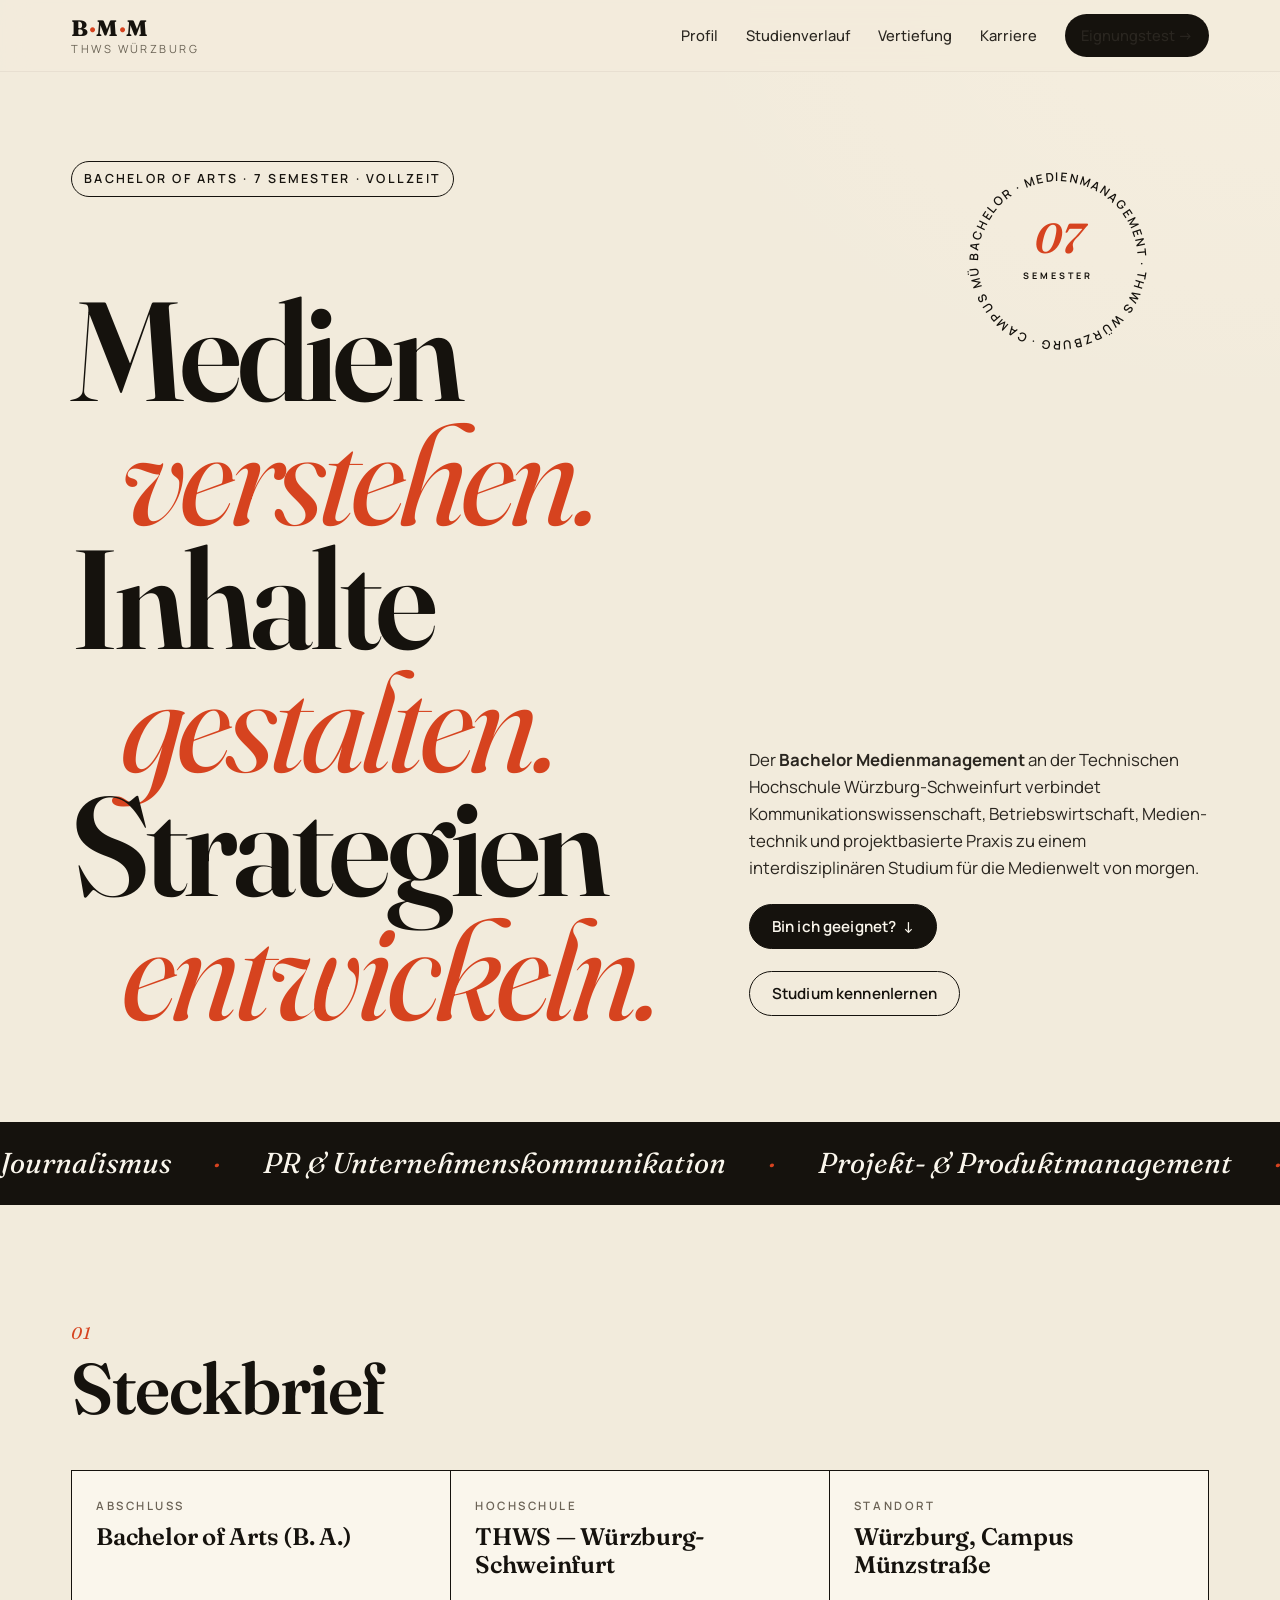
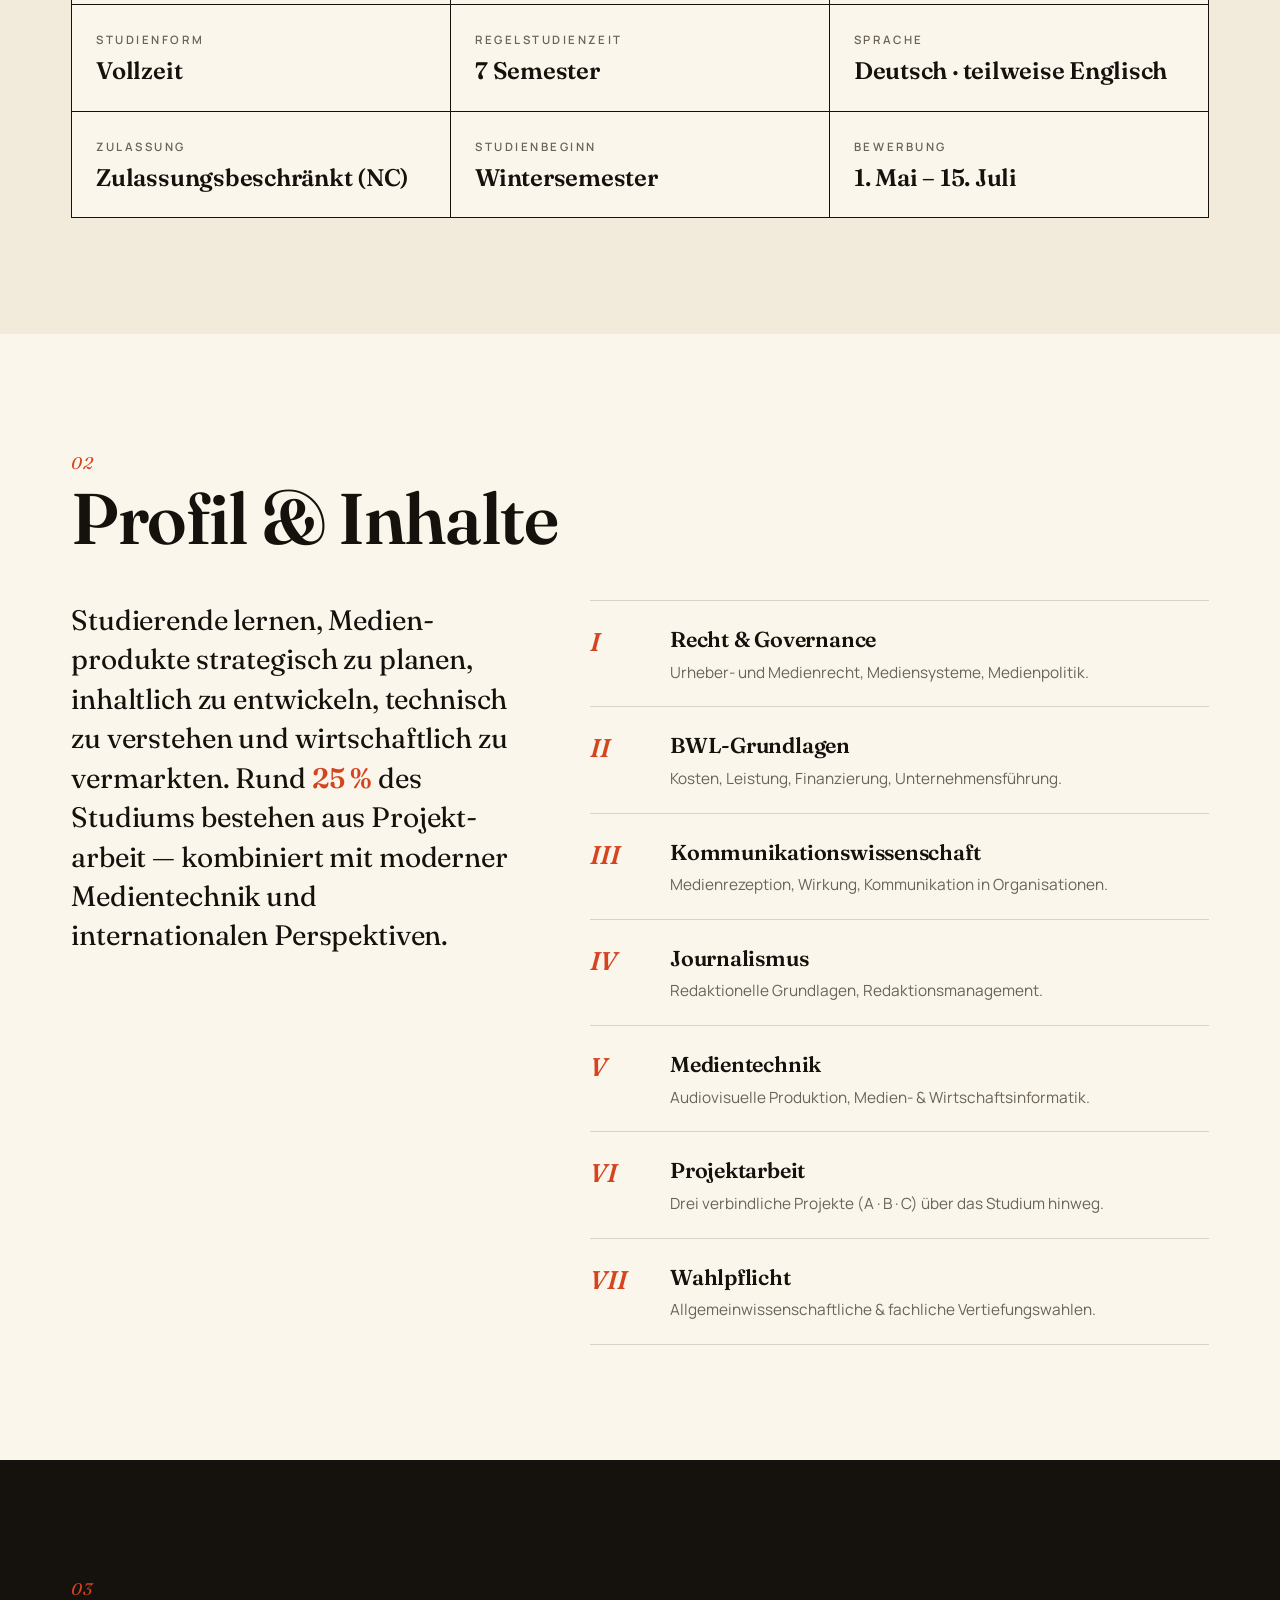
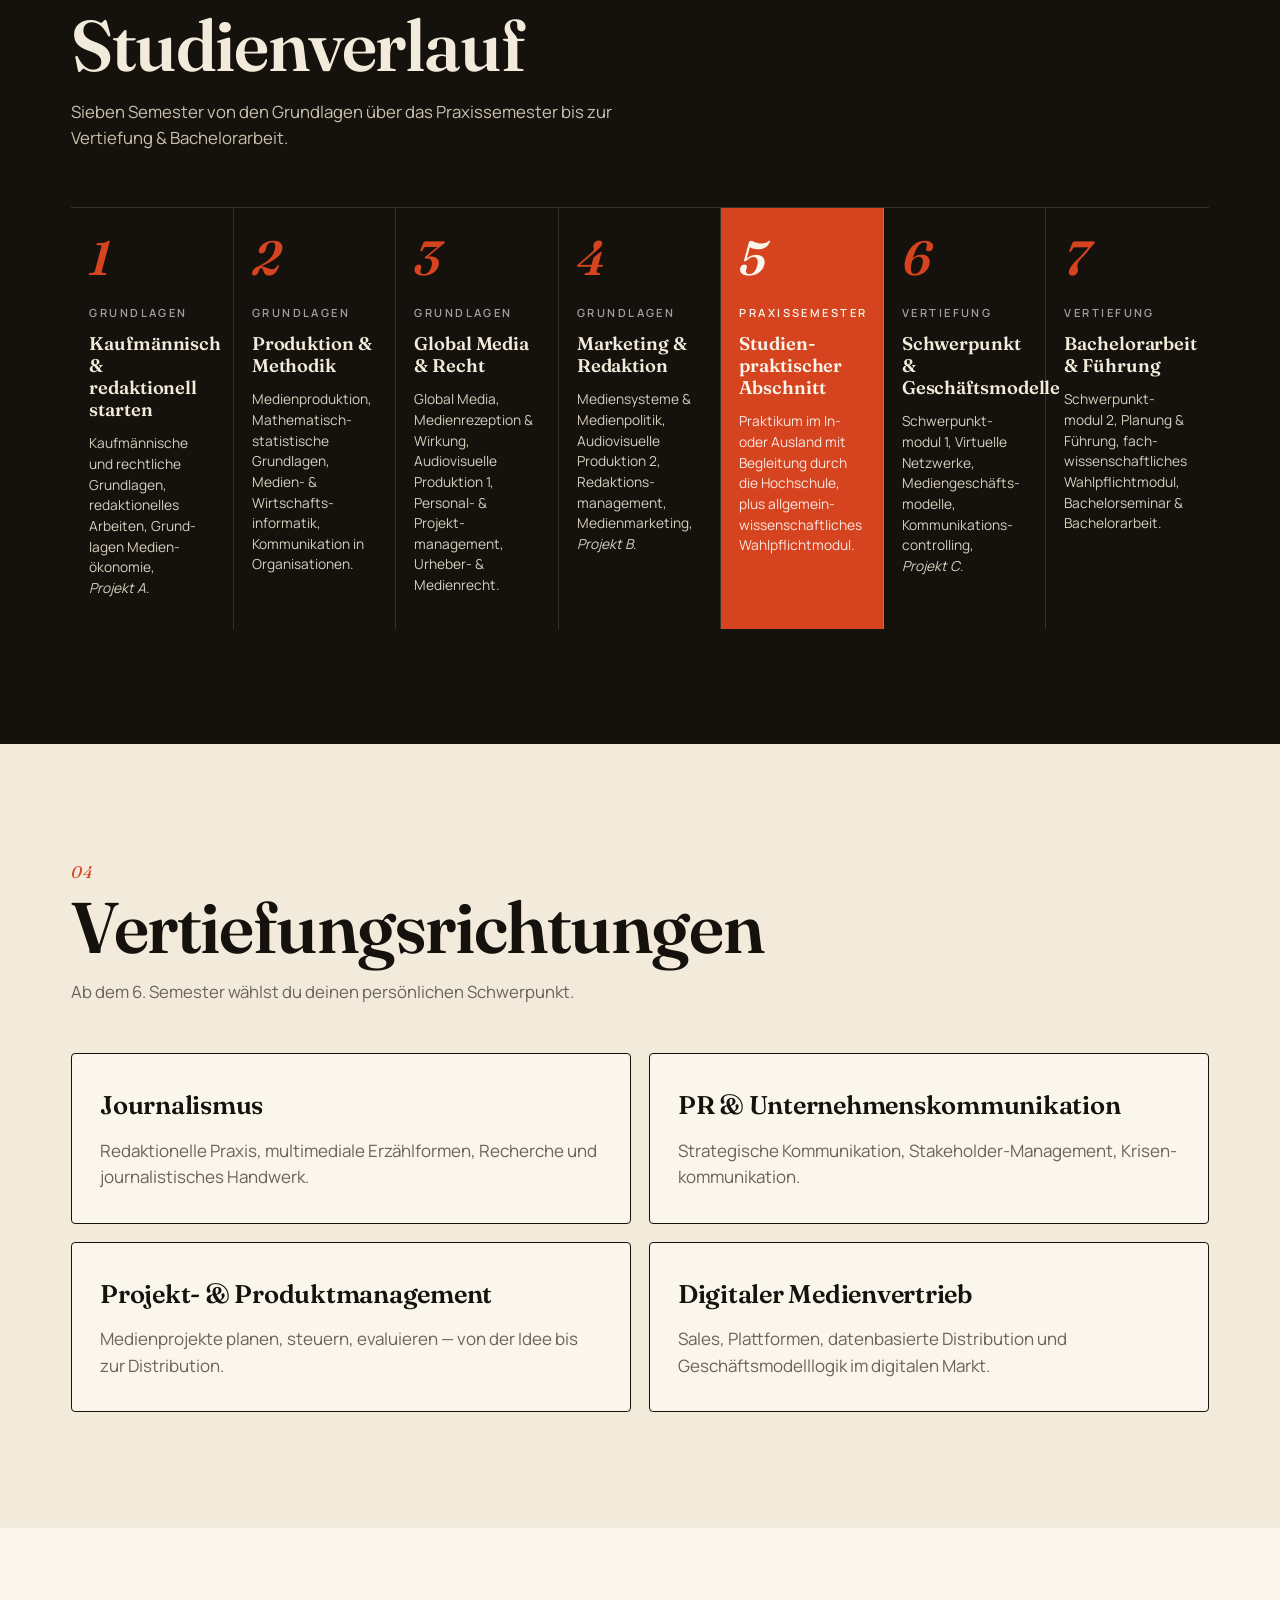
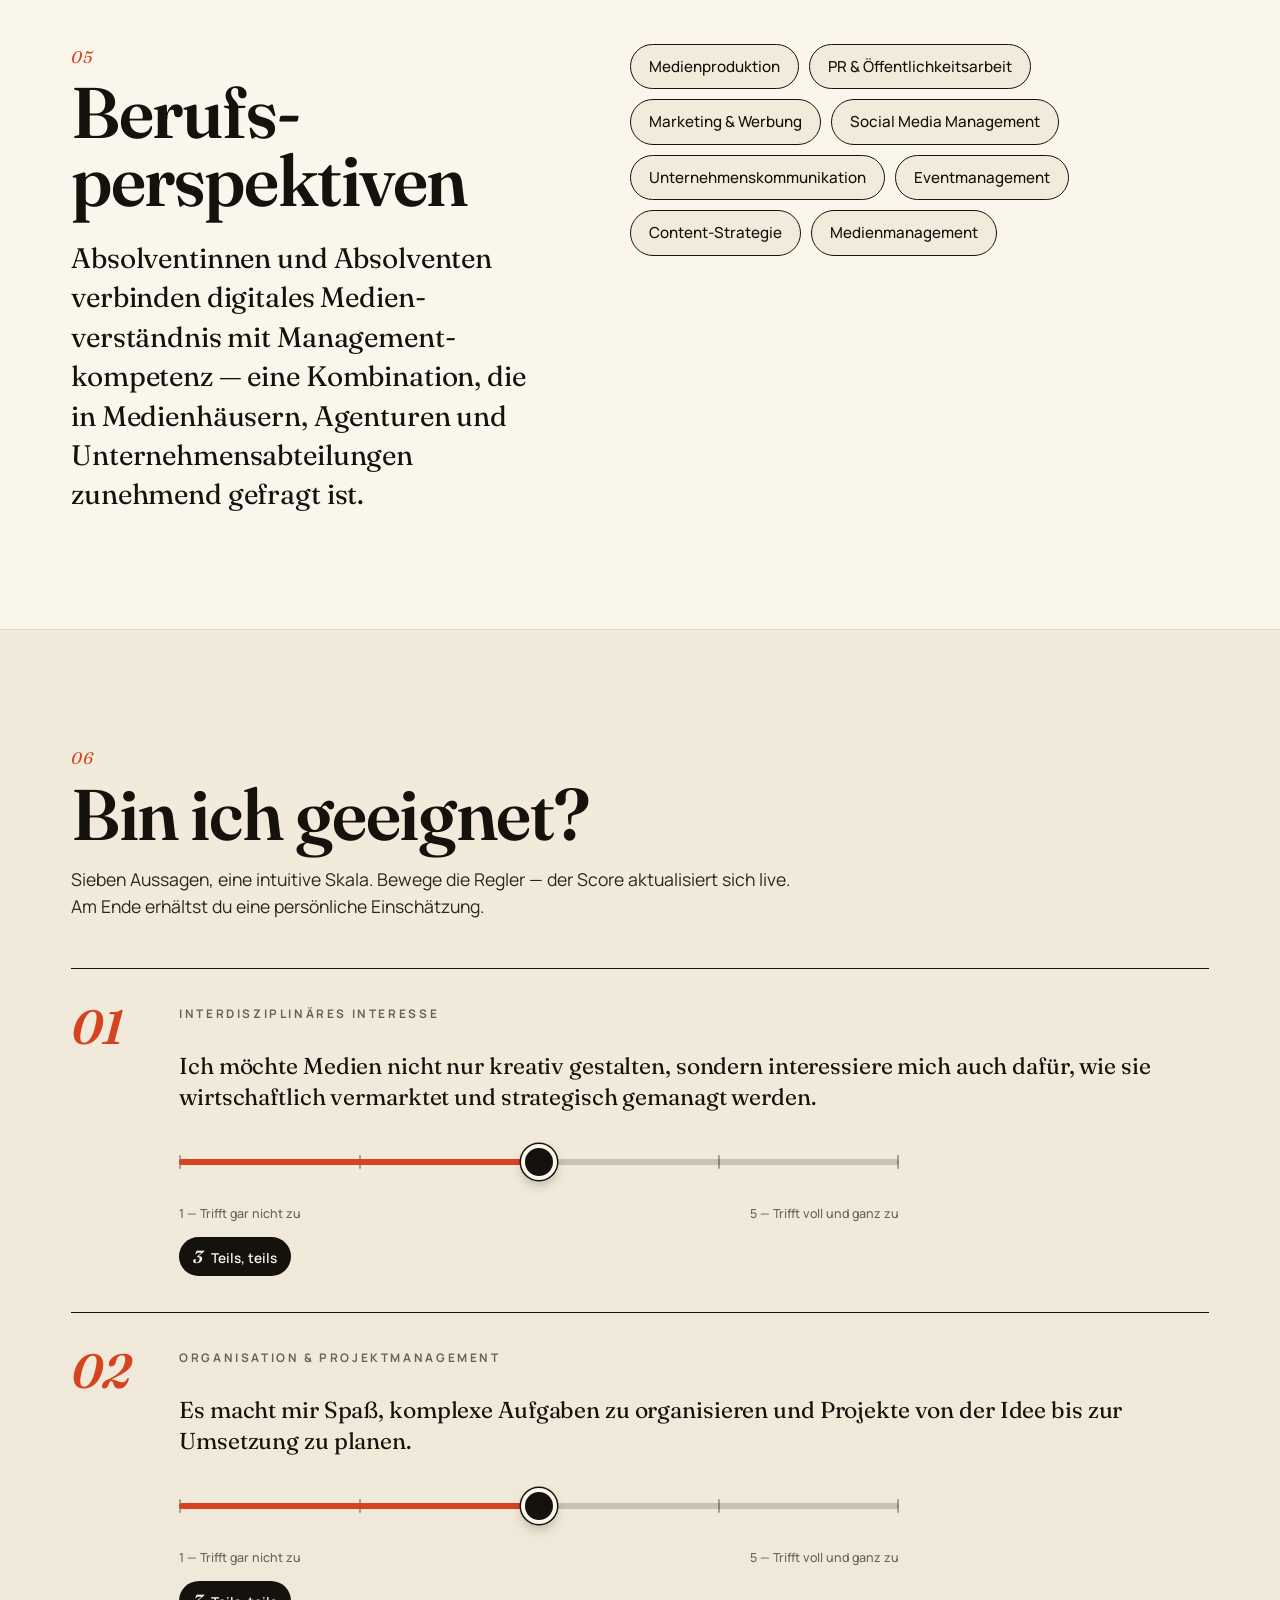
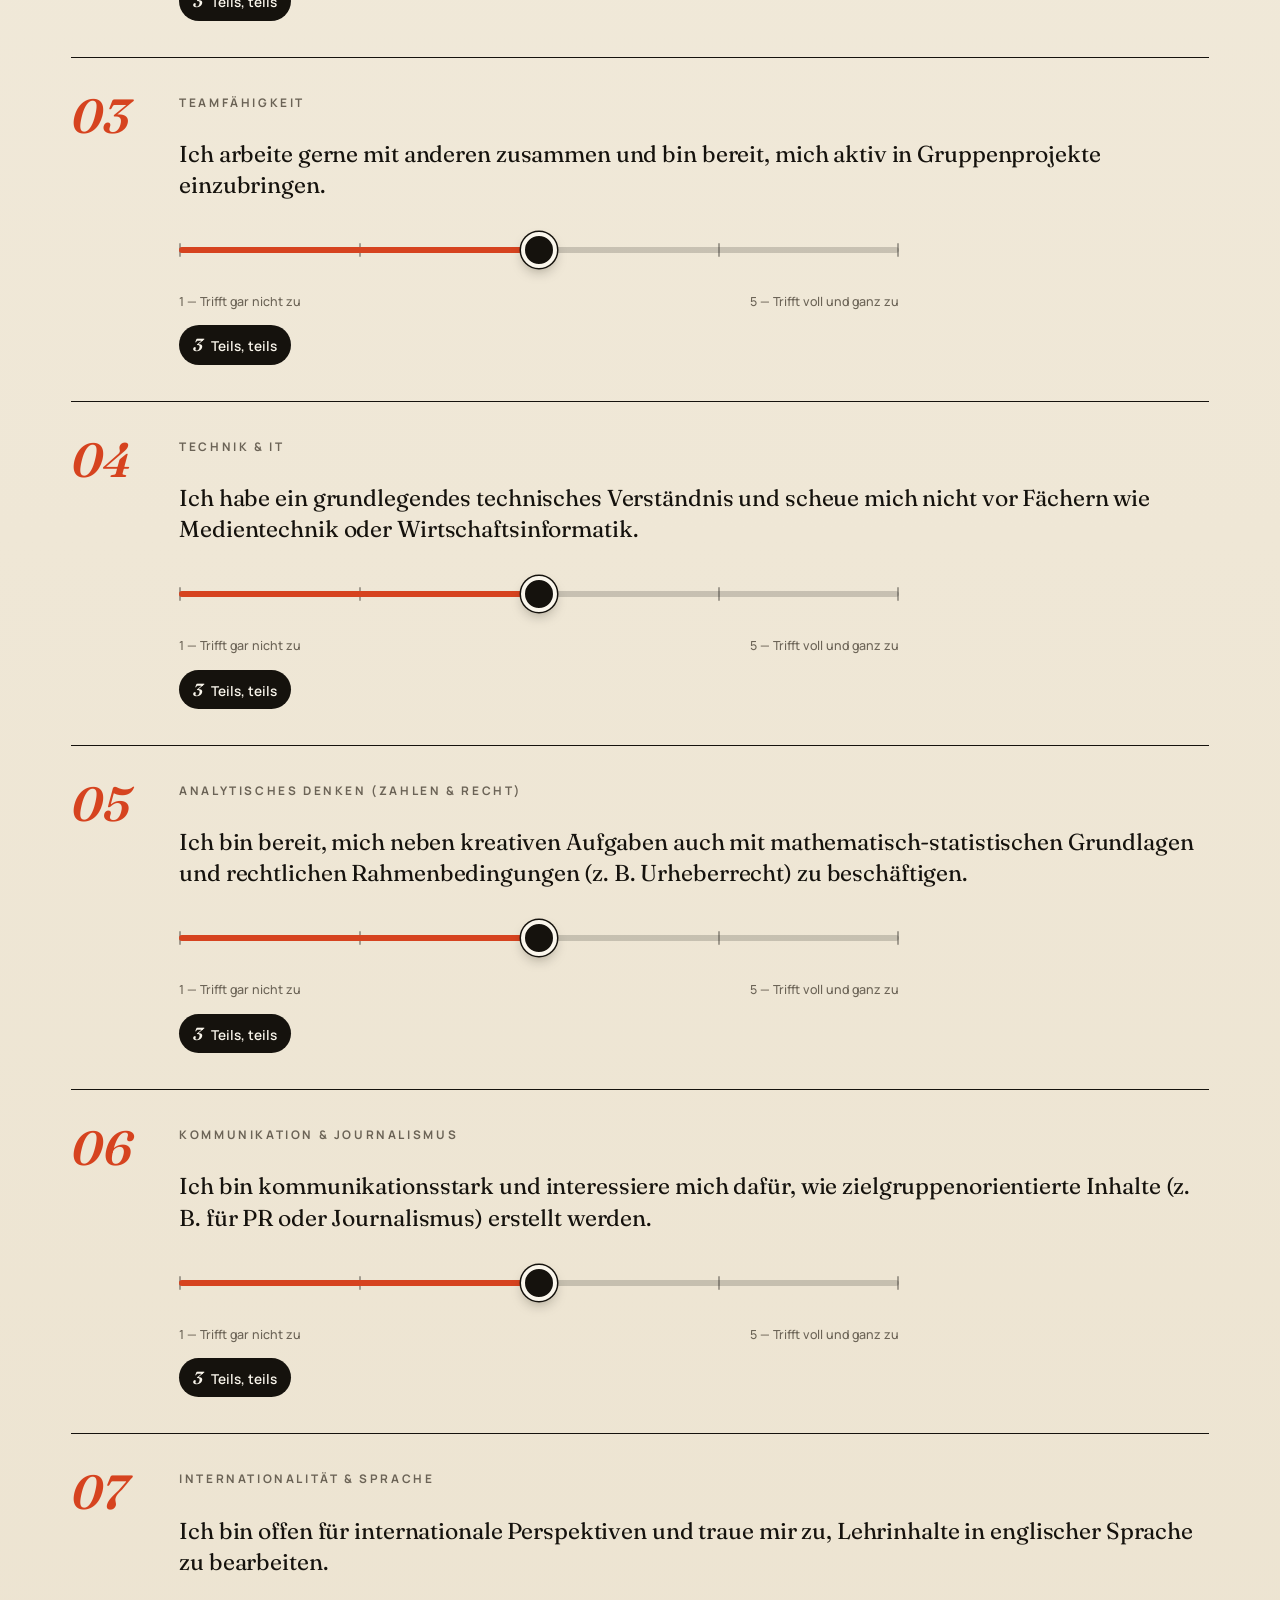
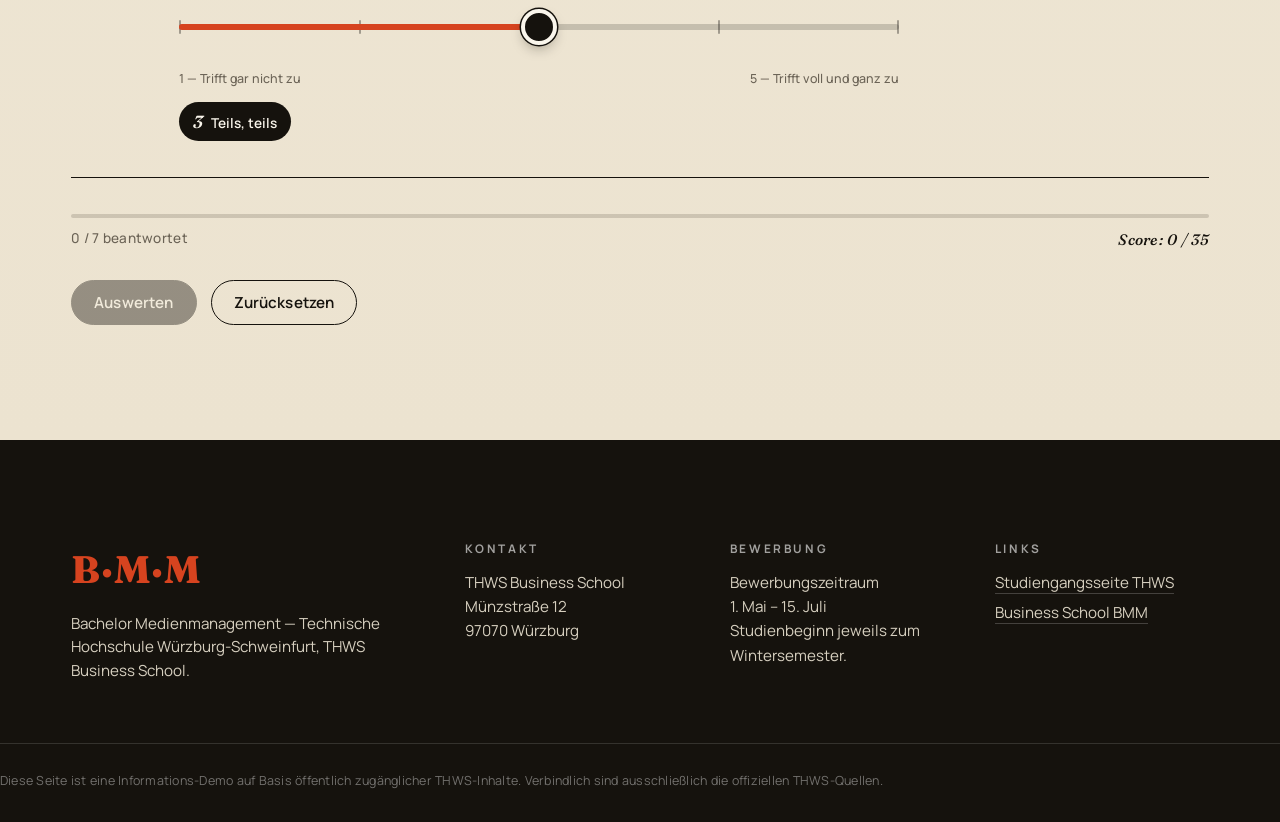
<file: index.html>
<!doctype html>
<html lang="de">
<head>
<meta charset="utf-8" />
<meta name="viewport" content="width=device-width, initial-scale=1" />
<title>Bachelor Medienmanagement (BMM) — THWS Würzburg</title>
<meta name="description" content="Der Bachelor Medienmanagement an der THWS verbindet Kommunikation, BWL, Medientechnik und Projektarbeit. Mit Eignungstest für Studieninteressierte." />

<link rel="preconnect" href="https://fonts.googleapis.com" />
<link rel="preconnect" href="https://fonts.gstatic.com" crossorigin />
<link href="https://fonts.googleapis.com/css2?family=Fraunces:ital,opsz,wght@0,9..144,400;0,9..144,600;0,9..144,800;1,9..144,400;1,9..144,600&family=Manrope:wght@300;400;500;600;700&display=swap" rel="stylesheet" />

<link rel="stylesheet" href="styles.css" />
</head>
<body>

<!-- ======================================== TOP NAV -->
<header class="nav">
  <div class="nav__inner container">
    <a href="#top" class="nav__brand">
      <span class="nav__brand-mark">B<span>·</span>M<span>·</span>M</span>
      <span class="nav__brand-sub">THWS Würzburg</span>
    </a>
    <nav class="nav__links" aria-label="Hauptnavigation">
      <a href="#profil">Profil</a>
      <a href="#verlauf">Studienverlauf</a>
      <a href="#vertiefung">Vertiefung</a>
      <a href="#karriere">Karriere</a>
      <a href="#eignungstest" class="nav__cta">Eignungstest →</a>
    </nav>
  </div>
</header>

<!-- ======================================== HERO -->
<section id="top" class="hero">
  <div class="container hero__grid">
    <div class="hero__meta">
      <span class="tag">Bachelor of Arts · 7 Semester · Vollzeit</span>
    </div>

    <h1 class="hero__title">
      Medien<br>
      <em>verstehen.</em><br>
      Inhalte<br>
      <em>gestalten.</em><br>
      Strategien<br>
      <em>entwickeln.</em>
    </h1>

    <aside class="hero__lede">
      <p>
        Der <strong>Bachelor Medienmanagement</strong> an der Technischen
        Hochschule Würzburg-Schweinfurt verbindet Kommunikations­wissen­schaft,
        Betriebs­wirtschaft, Medien­technik und projekt­basierte Praxis zu einem
        interdisziplinären Studium für die Medien­welt von morgen.
      </p>
      <a href="#eignungstest" class="btn btn--primary">Bin ich geeignet? &nbsp;↓</a>
      <a href="#profil" class="btn btn--ghost">Studium kennenlernen</a>
    </aside>

    <div class="hero__stamp" aria-hidden="true">
      <svg viewBox="0 0 200 200">
        <defs>
          <path id="circlePath" d="M 100,100 m -80,0 a 80,80 0 1,1 160,0 a 80,80 0 1,1 -160,0" />
        </defs>
        <text class="stamp-text">
          <textPath href="#circlePath">
            BACHELOR · MEDIENMANAGEMENT · THWS WÜRZBURG · CAMPUS MÜNZSTRASSE ·
          </textPath>
        </text>
        <text x="100" y="92" text-anchor="middle" class="stamp-num">07</text>
        <text x="100" y="118" text-anchor="middle" class="stamp-label">SEMESTER</text>
      </svg>
    </div>
  </div>

  <div class="hero__marquee" aria-hidden="true">
    <div class="marquee-track">
      <span>Journalismus</span><span>·</span>
      <span>PR &amp; Unternehmenskommunikation</span><span>·</span>
      <span>Projekt- &amp; Produktmanagement</span><span>·</span>
      <span>Digitaler Medienvertrieb</span><span>·</span>
      <span>Marketing &amp; Werbung</span><span>·</span>
      <span>Content-Strategie</span><span>·</span>
      <span>Social Media</span><span>·</span>
      <span>Eventmanagement</span><span>·</span>
      <span>Journalismus</span><span>·</span>
      <span>PR &amp; Unternehmenskommunikation</span><span>·</span>
      <span>Projekt- &amp; Produktmanagement</span><span>·</span>
      <span>Digitaler Medienvertrieb</span><span>·</span>
    </div>
  </div>
</section>

<!-- ======================================== STECKBRIEF -->
<section class="steckbrief container" aria-label="Steckbrief">
  <div class="steckbrief__head">
    <span class="section-num">01</span>
    <h2 class="section-title">Steckbrief</h2>
  </div>
  <dl class="steckbrief__grid">
    <div><dt>Abschluss</dt><dd>Bachelor of Arts (B.&nbsp;A.)</dd></div>
    <div><dt>Hochschule</dt><dd>THWS — Würzburg-Schweinfurt</dd></div>
    <div><dt>Standort</dt><dd>Würzburg, Campus Münzstraße</dd></div>
    <div><dt>Studienform</dt><dd>Vollzeit</dd></div>
    <div><dt>Regelstudienzeit</dt><dd>7 Semester</dd></div>
    <div><dt>Sprache</dt><dd>Deutsch · teilweise Englisch</dd></div>
    <div><dt>Zulassung</dt><dd>Zulassungs­beschränkt (NC)</dd></div>
    <div><dt>Studienbeginn</dt><dd>Wintersemester</dd></div>
    <div><dt>Bewerbung</dt><dd>1. Mai – 15. Juli</dd></div>
  </dl>
</section>

<!-- ======================================== PROFIL & INHALTE -->
<section id="profil" class="profil">
  <div class="container">
    <div class="profil__head">
      <span class="section-num">02</span>
      <h2 class="section-title">Profil &amp; Inhalte</h2>
    </div>

    <div class="profil__grid">
      <article class="profil__lead">
        <p class="lead">
          Studierende lernen, Medien­produkte strategisch zu planen, inhaltlich
          zu entwickeln, technisch zu verstehen und wirtschaftlich zu vermarkten.
          Rund <strong>25&nbsp;%</strong> des Studiums bestehen aus
          Projekt­arbeit — kombiniert mit moderner Medientechnik und
          internationalen Perspektiven.
        </p>
      </article>

      <ul class="modul-list">
        <li><span>I</span><div><h3>Recht &amp; Governance</h3><p>Urheber- und Medienrecht, Mediensysteme, Medienpolitik.</p></div></li>
        <li><span>II</span><div><h3>BWL-Grundlagen</h3><p>Kosten, Leistung, Finanzierung, Unternehmensführung.</p></div></li>
        <li><span>III</span><div><h3>Kommunikations­wissen­schaft</h3><p>Medienrezeption, Wirkung, Kommunikation in Organisationen.</p></div></li>
        <li><span>IV</span><div><h3>Journalismus</h3><p>Redaktionelle Grundlagen, Redaktionsmanagement.</p></div></li>
        <li><span>V</span><div><h3>Medientechnik</h3><p>Audiovisuelle Produktion, Medien- &amp; Wirtschafts­informatik.</p></div></li>
        <li><span>VI</span><div><h3>Projektarbeit</h3><p>Drei verbindliche Projekte (A · B · C) über das Studium hinweg.</p></div></li>
        <li><span>VII</span><div><h3>Wahlpflicht</h3><p>Allgemein­wissen­schaftliche &amp; fachliche Vertiefungs­wahlen.</p></div></li>
      </ul>
    </div>
  </div>
</section>

<!-- ======================================== STUDIENVERLAUF -->
<section id="verlauf" class="verlauf">
  <div class="container">
    <div class="verlauf__head">
      <span class="section-num">03</span>
      <h2 class="section-title">Studienverlauf</h2>
      <p class="verlauf__sub">Sieben Semester von den Grundlagen über das Praxis­semester bis zur Vertiefung &amp; Bachelorarbeit.</p>
    </div>

    <ol class="timeline">
      <li class="timeline__item">
        <div class="timeline__marker">1</div>
        <div class="timeline__phase">Grundlagen</div>
        <h3 class="timeline__title">Kaufmännisch &amp; redaktionell starten</h3>
        <p>Kaufmännische und rechtliche Grundlagen, redaktionelles Arbeiten, Grund­lagen Medien­ökonomie, <em>Projekt&nbsp;A</em>.</p>
      </li>
      <li class="timeline__item">
        <div class="timeline__marker">2</div>
        <div class="timeline__phase">Grundlagen</div>
        <h3 class="timeline__title">Produktion &amp; Methodik</h3>
        <p>Medienproduktion, Mathe­matisch-statistische Grundlagen, Medien- &amp; Wirtschafts­informatik, Kommunikation in Organisationen.</p>
      </li>
      <li class="timeline__item">
        <div class="timeline__marker">3</div>
        <div class="timeline__phase">Grundlagen</div>
        <h3 class="timeline__title">Global Media &amp; Recht</h3>
        <p>Global Media, Medienrezeption &amp; Wirkung, Audiovisuelle Produktion&nbsp;1, Personal- &amp; Projekt­management, Urheber- &amp; Medienrecht.</p>
      </li>
      <li class="timeline__item">
        <div class="timeline__marker">4</div>
        <div class="timeline__phase">Grundlagen</div>
        <h3 class="timeline__title">Marketing &amp; Redaktion</h3>
        <p>Mediensysteme &amp; Medienpolitik, Audiovisuelle Produktion&nbsp;2, Redaktions­management, Medien­marketing, <em>Projekt&nbsp;B</em>.</p>
      </li>
      <li class="timeline__item is-highlight">
        <div class="timeline__marker">5</div>
        <div class="timeline__phase">Praxissemester</div>
        <h3 class="timeline__title">Studien­praktischer Abschnitt</h3>
        <p>Praktikum im In- oder Ausland mit Begleitung durch die Hochschule, plus allgemein­wissen­schaftliches Wahlpflicht­modul.</p>
      </li>
      <li class="timeline__item">
        <div class="timeline__marker">6</div>
        <div class="timeline__phase">Vertiefung</div>
        <h3 class="timeline__title">Schwerpunkt &amp; Geschäftsmodelle</h3>
        <p>Schwerpunkt­modul&nbsp;1, Virtuelle Netzwerke, Mediengeschäfts­modelle, Kommunikations­controlling, <em>Projekt&nbsp;C</em>.</p>
      </li>
      <li class="timeline__item">
        <div class="timeline__marker">7</div>
        <div class="timeline__phase">Vertiefung</div>
        <h3 class="timeline__title">Bachelorarbeit &amp; Führung</h3>
        <p>Schwerpunkt­modul&nbsp;2, Planung &amp; Führung, fach­wissen­schaftliches Wahl­pflicht­modul, Bachelor­seminar &amp; Bachelor­arbeit.</p>
      </li>
    </ol>
  </div>
</section>

<!-- ======================================== VERTIEFUNG -->
<section id="vertiefung" class="vertiefung">
  <div class="container">
    <div class="vertiefung__head">
      <span class="section-num">04</span>
      <h2 class="section-title">Vertiefungs­richtungen</h2>
      <p class="vertiefung__sub">Ab dem 6.&nbsp;Semester wählst du deinen persönlichen Schwerpunkt.</p>
    </div>
    <div class="vertiefung__grid">
      <article class="card-v"><h3>Journalismus</h3><p>Redaktionelle Praxis, multimediale Erzählformen, Recherche und journalistisches Handwerk.</p></article>
      <article class="card-v"><h3>PR &amp; Unternehmens­kommunikation</h3><p>Strategische Kommunikation, Stakeholder-Management, Krisen­kommunikation.</p></article>
      <article class="card-v"><h3>Projekt- &amp; Produkt­management</h3><p>Medienprojekte planen, steuern, evaluieren — von der Idee bis zur Distribution.</p></article>
      <article class="card-v"><h3>Digitaler Medienvertrieb</h3><p>Sales, Plattformen, datenbasierte Distribution und Geschäftsmodell­logik im digitalen Markt.</p></article>
    </div>
  </div>
</section>

<!-- ======================================== KARRIERE -->
<section id="karriere" class="karriere">
  <div class="container karriere__grid">
    <div class="karriere__copy">
      <span class="section-num">05</span>
      <h2 class="section-title">Berufs­perspektiven</h2>
      <p class="lead">
        Absolventinnen und Absolventen verbinden digitales Medien­verständnis
        mit Management­kompetenz — eine Kombination, die in Medien­häusern,
        Agenturen und Unternehmens­abteilungen zunehmend gefragt ist.
      </p>
    </div>
    <ul class="chip-grid">
      <li>Medienproduktion</li>
      <li>PR &amp; Öffentlichkeits­arbeit</li>
      <li>Marketing &amp; Werbung</li>
      <li>Social Media Management</li>
      <li>Unternehmens­kommunikation</li>
      <li>Eventmanagement</li>
      <li>Content-Strategie</li>
      <li>Medienmanagement</li>
    </ul>
  </div>
</section>

<!-- ======================================== EIGNUNGSTEST -->
<section id="eignungstest" class="quiz">
  <div class="container">
    <div class="quiz__head">
      <span class="section-num">06</span>
      <h2 class="section-title quiz__title">Bin ich geeignet?</h2>
      <p class="quiz__sub">
        Sieben Aussagen, eine intuitive Skala. Bewege die Regler — der Score
        aktualisiert sich live. Am Ende erhältst du eine persönliche
        Einschätzung.
      </p>
    </div>

    <form id="quizForm" class="quiz__form" novalidate>
      <!-- 7 questions injected via JS, but pre-rendered as fallback -->
      <div id="questions"></div>

      <div class="quiz__progress" aria-hidden="true">
        <div class="quiz__progress-bar"><span id="progressFill"></span></div>
        <div class="quiz__progress-meta">
          <span id="progressCount">0&nbsp;/&nbsp;7 beantwortet</span>
          <span id="progressScore">Score: 0&nbsp;/&nbsp;35</span>
        </div>
      </div>

      <div class="quiz__actions">
        <button type="button" id="evalBtn" class="btn btn--primary">Auswerten</button>
        <button type="reset" id="resetBtn" class="btn btn--ghost">Zurücksetzen</button>
      </div>
    </form>

    <div id="result" class="result" hidden>
      <div class="result__inner">
        <span class="result__eyebrow">Dein Ergebnis</span>
        <div class="result__score">
          <span id="resultScore">0</span>
          <small>/&nbsp;35 Punkten</small>
        </div>
        <h3 id="resultHeadline" class="result__headline">—</h3>
        <p id="resultText" class="result__text">—</p>

        <div class="result__breakdown">
          <h4>Deine Stärken nach Dimensionen</h4>
          <ul id="dimList"></ul>
        </div>

        <div class="result__cta">
          <a href="https://business.thws.de/bachelor-medienmanagement/" target="_blank" rel="noopener" class="btn btn--primary">Mehr zum Studium →</a>
          <button type="button" id="restartBtn" class="btn btn--ghost">Test wiederholen</button>
        </div>
      </div>
    </div>
  </div>
</section>

<!-- ======================================== FOOTER -->
<footer class="foot">
  <div class="container foot__grid">
    <div class="foot__brand">
      <span class="foot__brand-mark">B·M·M</span>
      <p>Bachelor Medienmanagement — Technische Hochschule Würzburg-Schweinfurt, THWS Business School.</p>
    </div>
    <div class="foot__col">
      <h5>Kontakt</h5>
      <p>THWS Business School<br>Münzstraße 12<br>97070 Würzburg</p>
    </div>
    <div class="foot__col">
      <h5>Bewerbung</h5>
      <p>Bewerbungs­zeitraum<br>1. Mai – 15. Juli<br>Studienbeginn jeweils zum Winter­semester.</p>
    </div>
    <div class="foot__col">
      <h5>Links</h5>
      <ul>
        <li><a href="https://www.thws.de/studium-an-der-thws/studieren/studiengaenge/medienmanagement/" target="_blank" rel="noopener">Studiengangs­seite THWS</a></li>
        <li><a href="https://business.thws.de/bachelor-medienmanagement/" target="_blank" rel="noopener">Business School BMM</a></li>
      </ul>
    </div>
  </div>
  <div class="foot__rule">
    <small>Diese Seite ist eine Informations-Demo auf Basis öffentlich zugänglicher THWS-Inhalte. Verbindlich sind ausschließlich die offiziellen THWS-Quellen.</small>
  </div>
</footer>

<script src="script.js" defer></script>
</body>
</html>
</file>
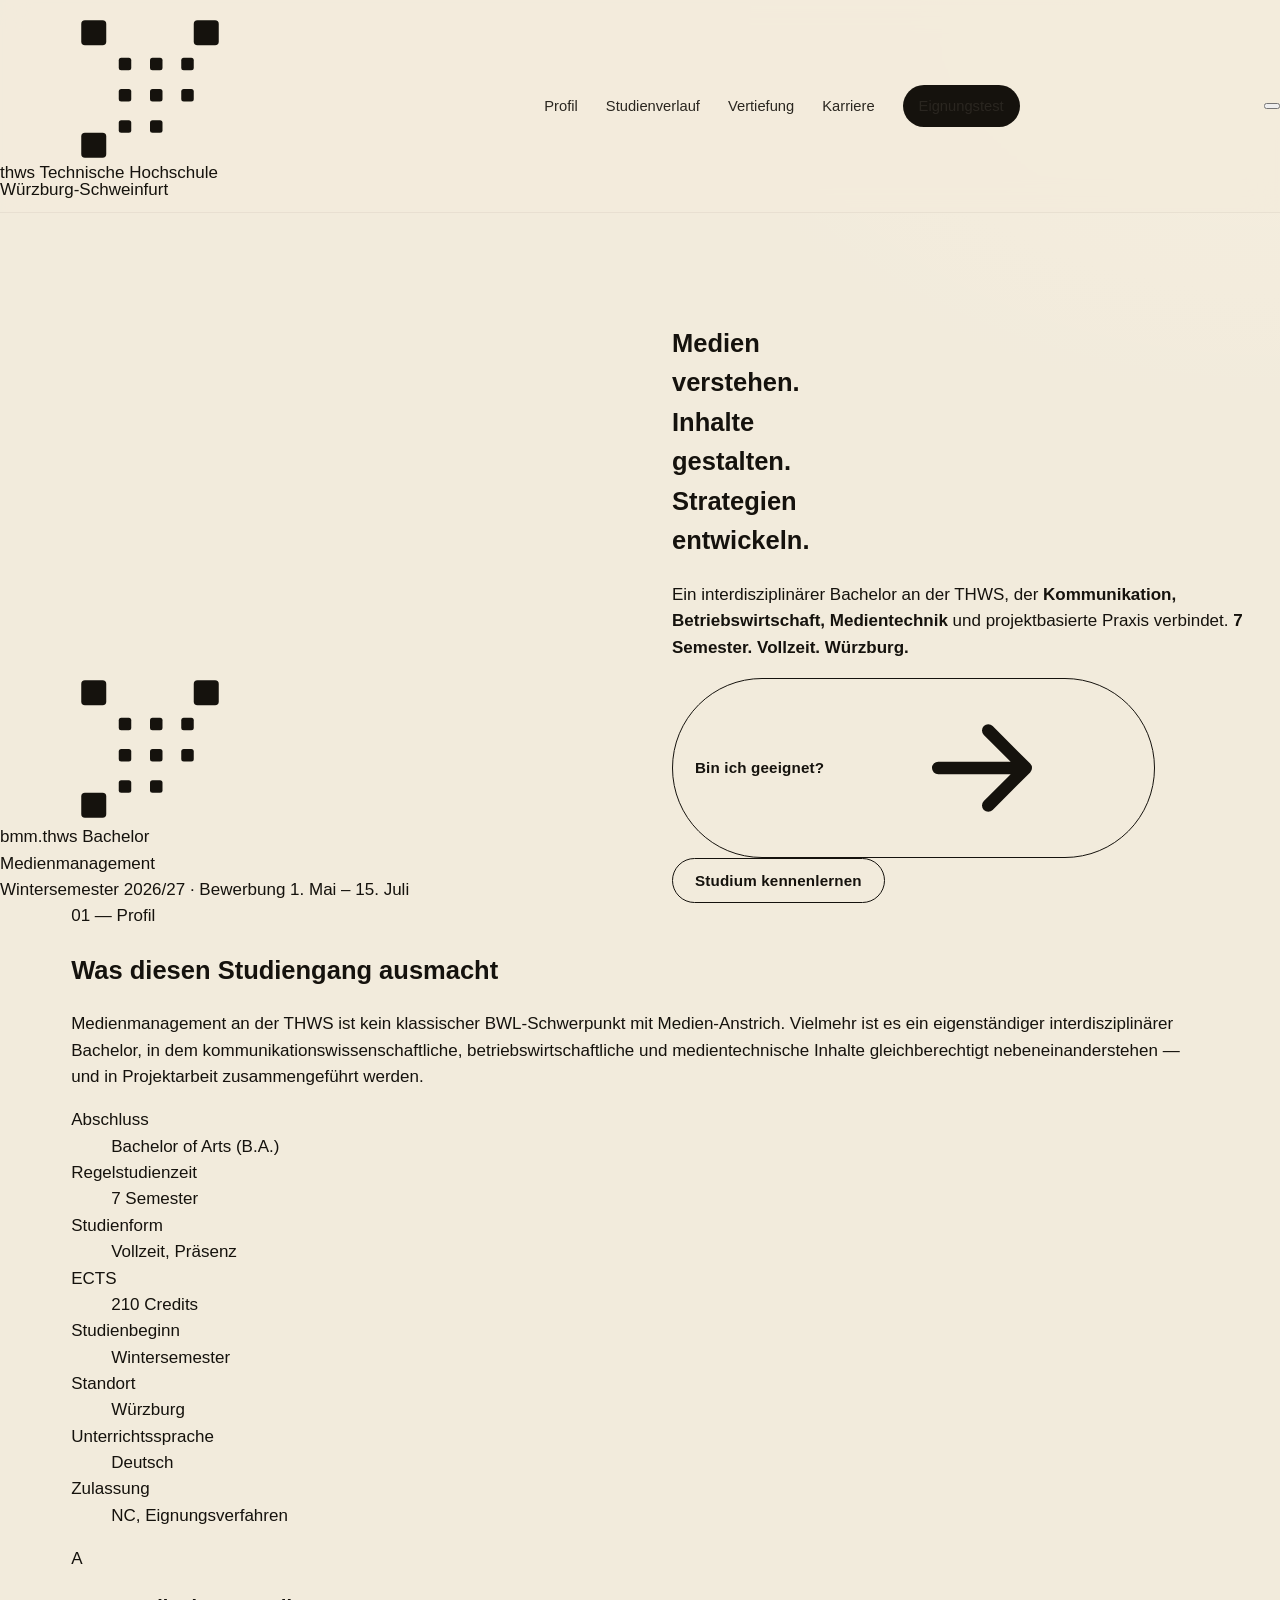
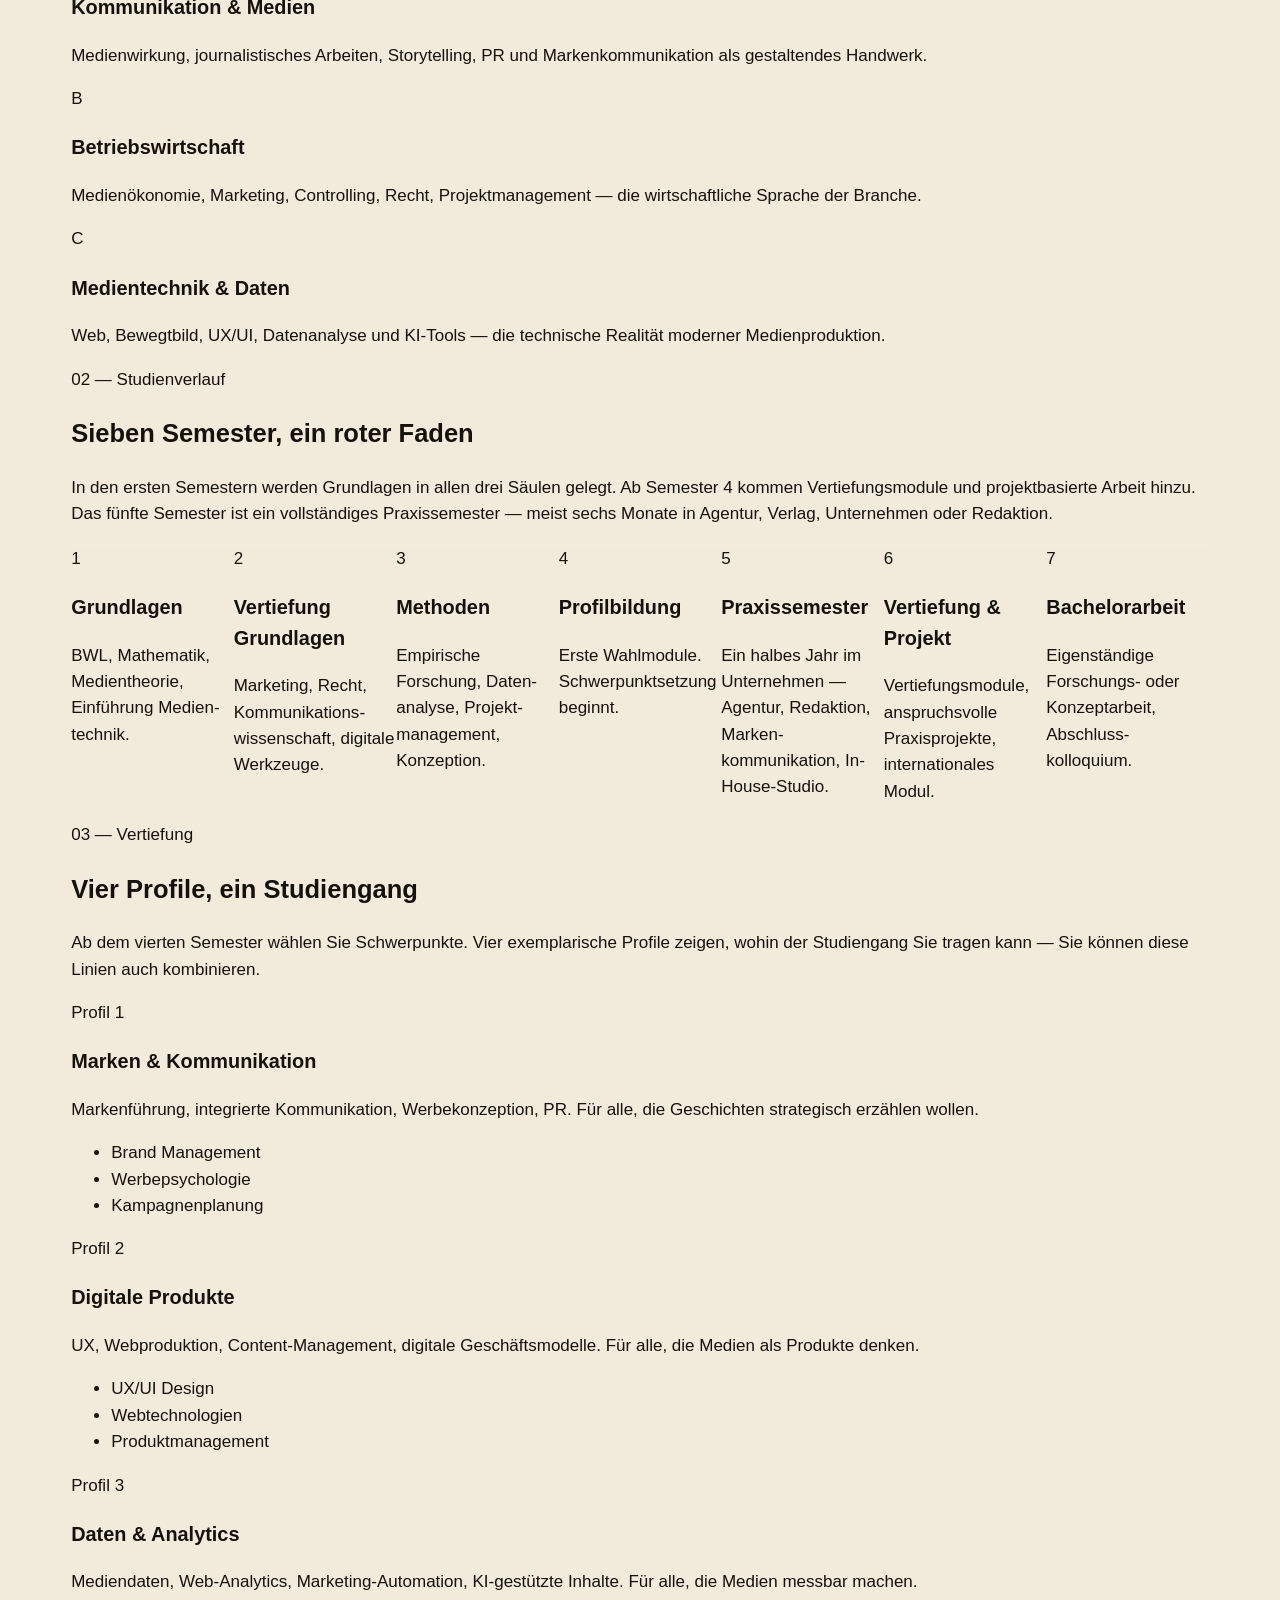
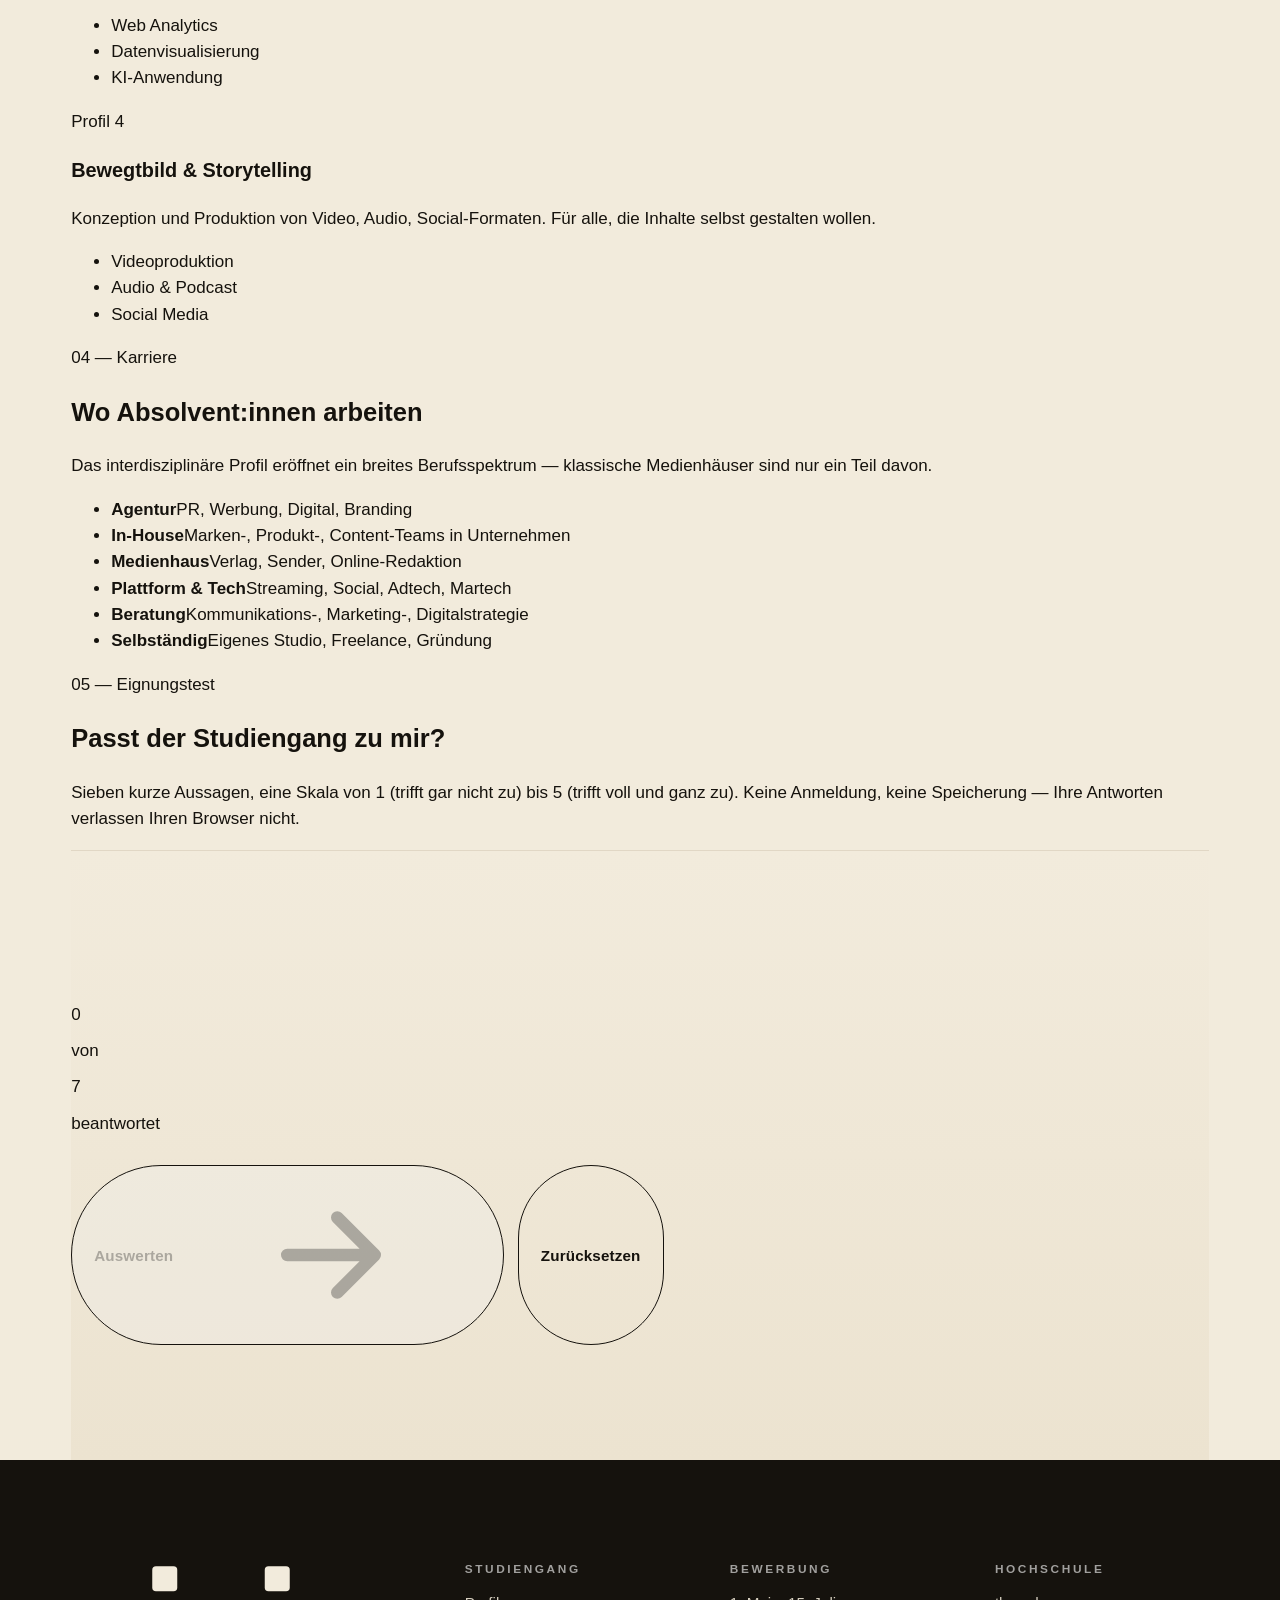
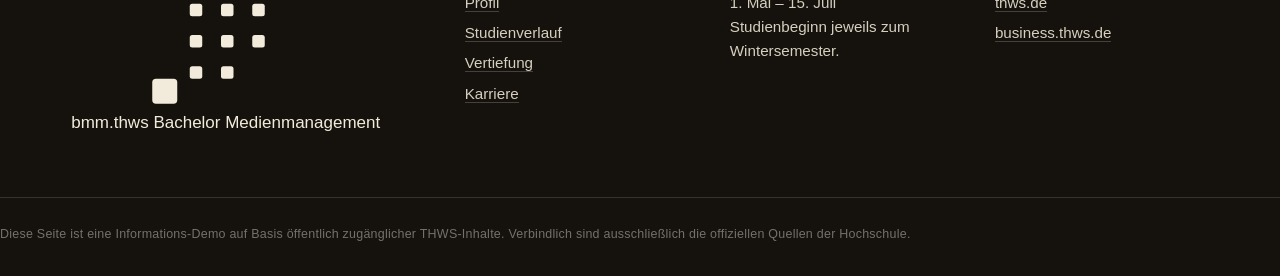
<file: index_4.html>
<!doctype html>
<html lang="de">
<head>
<meta charset="utf-8" />
<meta name="viewport" content="width=device-width, initial-scale=1" />
<title>Bachelor Medienmanagement — THWS Würzburg</title>
<meta name="description" content="Bachelor Medienmanagement an der Technischen Hochschule Würzburg-Schweinfurt. Kommunikation, Betriebswirtschaft, Medientechnik. 7 Semester. Mit interaktivem Eignungstest." />

<link rel="preconnect" href="https://fonts.googleapis.com" />
<link rel="preconnect" href="https://fonts.gstatic.com" crossorigin />
<link href="https://fonts.googleapis.com/css2?family=Inter:wght@300;400;500;600;700;800;900&display=swap" rel="stylesheet" />

<link rel="stylesheet" href="styles.css" />
</head>
<body>

<!-- ==================================================== SVG-Symbole -->
<svg width="0" height="0" style="position:absolute" aria-hidden="true">
  <defs>
    <symbol id="thws-code" viewBox="0 0 48 48">
      <!-- THWS-Codemarke: 4x4-Punktmatrix, drei Eckpunkte als Marker -->
      <g fill="currentColor">
        <!-- obere Reihe -->
        <rect x="2"  y="2"  width="8" height="8" rx="1.2"/>
        <rect x="38" y="2"  width="8" height="8" rx="1.2"/>
        <!-- innere Punkte -->
        <rect x="14" y="14" width="4" height="4" rx="0.8"/>
        <rect x="24" y="14" width="4" height="4" rx="0.8"/>
        <rect x="34" y="14" width="4" height="4" rx="0.8"/>
        <rect x="14" y="24" width="4" height="4" rx="0.8"/>
        <rect x="24" y="24" width="4" height="4" rx="0.8"/>
        <rect x="34" y="24" width="4" height="4" rx="0.8"/>
        <rect x="14" y="34" width="4" height="4" rx="0.8"/>
        <rect x="24" y="34" width="4" height="4" rx="0.8"/>
        <!-- unterer Marker -->
        <rect x="2"  y="38" width="8" height="8" rx="1.2"/>
      </g>
    </symbol>
    <symbol id="arrow" viewBox="0 0 24 24">
      <path d="M5 12h14M13 6l6 6-6 6" fill="none" stroke="currentColor" stroke-width="2" stroke-linecap="round" stroke-linejoin="round"/>
    </symbol>
  </defs>
</svg>

<!-- ==================================================== NAV -->
<header class="nav" id="top">
  <div class="nav__inner">
    <a href="#top" class="nav__brand" aria-label="THWS Startseite">
      <svg class="nav__brand-mark" aria-hidden="true"><use href="#thws-code"/></svg>
      <span class="nav__brand-type">
        <span class="nav__brand-abbr">thws</span>
        <span class="nav__brand-name">Technische Hochschule<br>Würzburg-Schweinfurt</span>
      </span>
    </a>
    <nav class="nav__links" aria-label="Hauptnavigation">
      <a href="#profil">Profil</a>
      <a href="#verlauf">Studienverlauf</a>
      <a href="#vertiefung">Vertiefung</a>
      <a href="#karriere">Karriere</a>
      <a href="#eignungstest" class="nav__cta">Eignungstest</a>
    </nav>
    <button class="nav__burger" aria-label="Menü öffnen" aria-expanded="false" aria-controls="mobile-nav">
      <span></span><span></span><span></span>
    </button>
  </div>
  <nav class="nav__mobile" id="mobile-nav" hidden>
    <a href="#profil">Profil</a>
    <a href="#verlauf">Studienverlauf</a>
    <a href="#vertiefung">Vertiefung</a>
    <a href="#karriere">Karriere</a>
    <a href="#eignungstest">Eignungstest</a>
  </nav>
</header>

<!-- ==================================================== HERO -->
<section class="hero">
  <div class="hero__grid">

    <!-- Linker Block: orange Hauptachse mit Sublogo + gestürzte Zeile -->
    <aside class="hero__brand">
      <a href="#top" class="logo logo--inverse">
        <svg class="logo__mark" aria-hidden="true"><use href="#thws-code"/></svg>
        <span class="logo__type">
          <span class="logo__abbr">bmm.thws</span>
          <span class="logo__sub">Bachelor<br>Medien­management</span>
        </span>
      </a>

      <div class="hero__vertical" aria-label="Wintersemester 2026/27, Bewerbung 1. Mai bis 15. Juli">
        <span>Wintersemester 2026/27 · Bewerbung 1. Mai – 15. Juli</span>
      </div>
    </aside>

    <!-- Rechter Block: Headline, Lead, CTAs -->
    <div class="hero__copy">
      <h1 class="hero__headline">
        <span>Medien</span><br>
        <span>verstehen.</span><br>
        <span class="accent">Inhalte</span><br>
        <span class="accent">gestalten.</span><br>
        <span>Strategien</span><br>
        <span>entwickeln.</span>
      </h1>

      <p class="hero__lead">
        Ein interdisziplinärer Bachelor an der THWS, der
        <strong>Kommunikation, Betriebswirtschaft, Medientechnik</strong>
        und projektbasierte Praxis verbindet.
        <strong>7 Semester. Vollzeit. Würzburg.</strong>
      </p>

      <div class="hero__ctas">
        <a href="#eignungstest" class="btn btn--orange">
          Bin ich geeignet? <svg class="btn__arrow" aria-hidden="true"><use href="#arrow"/></svg>
        </a>
        <a href="#profil" class="btn btn--dark">Studium kennenlernen</a>
      </div>
    </div>

  </div>
</section>

<!-- ==================================================== PROFIL / STECKBRIEF -->
<section id="profil" class="section section--light">
  <div class="container">
    <header class="section__head">
      <span class="section__kicker">01 — Profil</span>
      <h2 class="section__title">Was diesen Studiengang ausmacht</h2>
      <p class="section__intro">
        Medien­management an der THWS ist kein klassischer BWL-Schwerpunkt mit Medien-Anstrich.
        Vielmehr ist es ein eigenständiger interdisziplinärer Bachelor, in dem
        kommunikations­wissen­schaft­liche, betriebs­wirtschaft­liche und
        medien­technische Inhalte gleichberechtigt nebeneinander­stehen — und in
        Projektarbeit zusammen­geführt werden.
      </p>
    </header>

    <dl class="facts">
      <div class="fact"><dt>Abschluss</dt><dd>Bachelor of Arts (B.A.)</dd></div>
      <div class="fact"><dt>Regelstudienzeit</dt><dd>7 Semester</dd></div>
      <div class="fact"><dt>Studienform</dt><dd>Vollzeit, Präsenz</dd></div>
      <div class="fact"><dt>ECTS</dt><dd>210 Credits</dd></div>
      <div class="fact"><dt>Studienbeginn</dt><dd>Wintersemester</dd></div>
      <div class="fact"><dt>Standort</dt><dd>Würzburg</dd></div>
      <div class="fact"><dt>Unterrichtssprache</dt><dd>Deutsch</dd></div>
      <div class="fact"><dt>Zulassung</dt><dd>NC, Eignungs­verfahren</dd></div>
    </dl>

    <div class="pillars">
      <article class="pillar">
        <span class="pillar__num">A</span>
        <h3>Kommunikation &amp; Medien</h3>
        <p>Medien­wirkung, journalistisches Arbeiten, Storytelling, PR und Marken­kommunikation als gestaltendes Handwerk.</p>
      </article>
      <article class="pillar">
        <span class="pillar__num">B</span>
        <h3>Betriebs­wirtschaft</h3>
        <p>Medien­ökonomie, Marketing, Controlling, Recht, Projekt­management — die wirtschaftliche Sprache der Branche.</p>
      </article>
      <article class="pillar">
        <span class="pillar__num">C</span>
        <h3>Medien­technik &amp; Daten</h3>
        <p>Web, Bewegtbild, UX/UI, Daten­analyse und KI-Tools — die technische Realität moderner Medien­produktion.</p>
      </article>
    </div>
  </div>
</section>

<!-- ==================================================== STUDIENVERLAUF -->
<section id="verlauf" class="section section--dark">
  <div class="container">
    <header class="section__head section__head--inverse">
      <span class="section__kicker">02 — Studienverlauf</span>
      <h2 class="section__title">Sieben Semester, ein roter Faden</h2>
      <p class="section__intro">
        In den ersten Semestern werden Grundlagen in allen drei Säulen gelegt.
        Ab Semester 4 kommen Vertiefungs­module und projekt­basierte Arbeit hinzu.
        Das fünfte Semester ist ein vollständiges Praxis­semester — meist
        sechs Monate in Agentur, Verlag, Unternehmen oder Redaktion.
      </p>
    </header>

    <ol class="timeline">
      <li class="step">
        <span class="step__num">1</span>
        <h3>Grundlagen</h3>
        <p>BWL, Mathematik, Medien­theorie, Einführung Medien­technik.</p>
      </li>
      <li class="step">
        <span class="step__num">2</span>
        <h3>Vertiefung Grundlagen</h3>
        <p>Marketing, Recht, Kommunikations­wissenschaft, digitale Werkzeuge.</p>
      </li>
      <li class="step">
        <span class="step__num">3</span>
        <h3>Methoden</h3>
        <p>Empirische Forschung, Daten­analyse, Projekt­management, Konzeption.</p>
      </li>
      <li class="step">
        <span class="step__num">4</span>
        <h3>Profilbildung</h3>
        <p>Erste Wahlmodule. Schwerpunkt­setzung beginnt.</p>
      </li>
      <li class="step step--accent">
        <span class="step__num">5</span>
        <h3>Praxissemester</h3>
        <p>Ein halbes Jahr im Unternehmen — Agentur, Redaktion, Marken­kommunikation, In-House-Studio.</p>
      </li>
      <li class="step">
        <span class="step__num">6</span>
        <h3>Vertiefung &amp; Projekt</h3>
        <p>Vertiefungs­module, anspruchsvolle Praxis­projekte, internationales Modul.</p>
      </li>
      <li class="step">
        <span class="step__num">7</span>
        <h3>Bachelor­arbeit</h3>
        <p>Eigenständige Forschungs- oder Konzept­arbeit, Abschluss­kolloquium.</p>
      </li>
    </ol>
  </div>
</section>

<!-- ==================================================== VERTIEFUNG -->
<section id="vertiefung" class="section section--light">
  <div class="container">
    <header class="section__head">
      <span class="section__kicker">03 — Vertiefung</span>
      <h2 class="section__title">Vier Profile, ein Studiengang</h2>
      <p class="section__intro">
        Ab dem vierten Semester wählen Sie Schwerpunkte. Vier exemplarische
        Profile zeigen, wohin der Studiengang Sie tragen kann — Sie können
        diese Linien auch kombinieren.
      </p>
    </header>

    <div class="cards">
      <article class="card">
        <span class="card__tag">Profil 1</span>
        <h3>Marken &amp; Kommunikation</h3>
        <p>Marken­führung, integrierte Kommunikation, Werbe­konzeption, PR. Für alle, die Geschichten strategisch erzählen wollen.</p>
        <ul class="card__list">
          <li>Brand Management</li>
          <li>Werbe­psychologie</li>
          <li>Kampagnen­planung</li>
        </ul>
      </article>
      <article class="card">
        <span class="card__tag">Profil 2</span>
        <h3>Digitale Produkte</h3>
        <p>UX, Web­produktion, Content-Management, digitale Geschäfts­modelle. Für alle, die Medien als Produkte denken.</p>
        <ul class="card__list">
          <li>UX/UI Design</li>
          <li>Web­technologien</li>
          <li>Produkt­management</li>
        </ul>
      </article>
      <article class="card">
        <span class="card__tag">Profil 3</span>
        <h3>Daten &amp; Analytics</h3>
        <p>Medien­daten, Web-Analytics, Marketing-Automation, KI-gestützte Inhalte. Für alle, die Medien messbar machen.</p>
        <ul class="card__list">
          <li>Web Analytics</li>
          <li>Daten­visualisierung</li>
          <li>KI-Anwendung</li>
        </ul>
      </article>
      <article class="card">
        <span class="card__tag">Profil 4</span>
        <h3>Bewegtbild &amp; Storytelling</h3>
        <p>Konzeption und Produktion von Video, Audio, Social-Formaten. Für alle, die Inhalte selbst gestalten wollen.</p>
        <ul class="card__list">
          <li>Video­produktion</li>
          <li>Audio &amp; Podcast</li>
          <li>Social Media</li>
        </ul>
      </article>
    </div>
  </div>
</section>

<!-- ==================================================== KARRIERE -->
<section id="karriere" class="section section--light section--soft">
  <div class="container">
    <header class="section__head">
      <span class="section__kicker">04 — Karriere</span>
      <h2 class="section__title">Wo Absolvent:innen arbeiten</h2>
      <p class="section__intro">
        Das interdisziplinäre Profil eröffnet ein breites Berufs­spektrum —
        klassische Medien­häuser sind nur ein Teil davon.
      </p>
    </header>

    <ul class="careers">
      <li><strong>Agentur</strong><span>PR, Werbung, Digital, Branding</span></li>
      <li><strong>In-House</strong><span>Marken-, Produkt-, Content-Teams in Unternehmen</span></li>
      <li><strong>Medien­haus</strong><span>Verlag, Sender, Online-Redaktion</span></li>
      <li><strong>Plattform &amp; Tech</strong><span>Streaming, Social, Adtech, Martech</span></li>
      <li><strong>Beratung</strong><span>Kommunikations-, Marketing-, Digital­strategie</span></li>
      <li><strong>Selbständig</strong><span>Eigenes Studio, Freelance, Gründung</span></li>
    </ul>
  </div>
</section>

<!-- ==================================================== EIGNUNGSTEST -->
<section id="eignungstest" class="section section--light">
  <div class="container container--narrow">
    <header class="section__head">
      <span class="section__kicker">05 — Eignungstest</span>
      <h2 class="section__title">Passt der Studiengang zu mir?</h2>
      <p class="section__intro">
        Sieben kurze Aussagen, eine Skala von 1 (trifft gar nicht zu) bis
        5 (trifft voll und ganz zu). Keine Anmeldung, keine Speicherung —
        Ihre Antworten verlassen Ihren Browser nicht.
      </p>
    </header>

    <form id="quiz" class="quiz" autocomplete="off">
      <!-- Fragen werden per JS gerendert -->
      <div id="quiz-questions" class="quiz__questions"></div>

      <div class="quiz__bar">
        <div class="quiz__progress" aria-live="polite">
          <span id="quiz-count">0</span> von <span id="quiz-total">7</span> beantwortet
        </div>
        <div class="quiz__progress-track" aria-hidden="true">
          <div id="quiz-progress-fill" class="quiz__progress-fill"></div>
        </div>
      </div>

      <div class="quiz__actions">
        <button type="submit" id="quiz-evaluate" class="btn btn--orange" disabled>
          Auswerten <svg class="btn__arrow" aria-hidden="true"><use href="#arrow"/></svg>
        </button>
        <button type="button" id="quiz-reset" class="btn btn--ghost">Zurücksetzen</button>
      </div>
    </form>

    <!-- Ergebnis-Block (initial versteckt) -->
    <article id="quiz-result" class="result" hidden aria-live="polite">
      <header class="result__head">
        <span class="result__score-label">Ihr Score</span>
        <span class="result__score"><span id="result-points">0</span><small>/35</small></span>
      </header>
      <h3 id="result-title" class="result__title">—</h3>
      <p id="result-text" class="result__text">—</p>

      <h4 class="result__subhead">Ihr Profil im Detail</h4>
      <div id="result-breakdown" class="breakdown"></div>

      <div class="result__actions">
        <button type="button" id="quiz-restart" class="btn btn--dark">Test wiederholen</button>
        <a href="mailto:robert.butscher@thws.de?subject=Frage%20zum%20Bachelor%20Medienmanagement" class="btn btn--orange">
          Beratung anfragen <svg class="btn__arrow" aria-hidden="true"><use href="#arrow"/></svg>
        </a>
      </div>
    </article>
  </div>
</section>

<!-- ==================================================== FOOTER -->
<footer class="foot">
  <div class="container foot__grid">
    <div class="foot__col foot__col--brand">
      <div class="logo logo--inverse">
        <svg class="logo__mark" aria-hidden="true"><use href="#thws-code"/></svg>
        <span class="logo__type">
          <span class="logo__abbr">bmm.thws</span>
          <span class="logo__sub">Bachelor Medienmanagement</span>
        </span>
      </div>
    </div>

    <div class="foot__col">
      <h5>Studiengang</h5>
      <ul>
        <li><a href="#profil">Profil</a></li>
        <li><a href="#verlauf">Studienverlauf</a></li>
        <li><a href="#vertiefung">Vertiefung</a></li>
        <li><a href="#karriere">Karriere</a></li>
      </ul>
    </div>

    <div class="foot__col">
      <h5>Bewerbung</h5>
      <p>1. Mai – 15. Juli<br>Studienbeginn jeweils zum<br>Wintersemester.</p>
    </div>

    <div class="foot__col">
      <h5>Hochschule</h5>
      <ul>
        <li><a href="https://www.thws.de/" target="_blank" rel="noopener">thws.de</a></li>
        <li><a href="https://business.thws.de/" target="_blank" rel="noopener">business.thws.de</a></li>
      </ul>
    </div>
  </div>

  <div class="foot__rule">
    <small>Diese Seite ist eine Informations-Demo auf Basis öffentlich zugänglicher THWS-Inhalte. Verbindlich sind ausschließlich die offiziellen Quellen der Hochschule.</small>
  </div>
</footer>

<script src="script.js" defer></script>
</body>
</html>
</file>
<file: styles.css>
/* ============================================================
   BMM — Bachelor Medienmanagement THWS
   Editorial / Magazine aesthetic
   ============================================================ */

:root {
  /* Colors */
  --cream:        #F2EBDC;
  --cream-2:      #ECE3D0;
  --paper:        #FAF6EC;
  --ink:          #15120D;
  --ink-2:        #2A2620;
  --muted:        #6B6356;
  --line:         #1512100D;     /* faint ink */
  --line-strong:  #15120026;
  --accent:       #D6431F;       /* vermillion */
  --accent-2:     #B53413;
  --olive:        #5D6B3A;
  --azure:        #2A5570;

  /* Type */
  --serif: "Fraunces", "Times New Roman", serif;
  --sans:  "Manrope", -apple-system, BlinkMacSystemFont, "Segoe UI", sans-serif;

  /* Layout */
  --max:    1240px;
  --gutter: clamp(20px, 4vw, 56px);
  --radius: 4px;

  /* Motion */
  --ease:   cubic-bezier(.2,.7,.1,1);
}

/* ---------- Reset & base ---------- */
* { box-sizing: border-box; }
html { scroll-behavior: smooth; -webkit-text-size-adjust: 100%; }
body {
  margin: 0;
  background: var(--cream);
  color: var(--ink);
  font-family: var(--sans);
  font-size: 17px;
  line-height: 1.55;
  font-weight: 400;
  -webkit-font-smoothing: antialiased;
  text-rendering: optimizeLegibility;

  /* subtle grain */
  background-image:
    radial-gradient(1200px 800px at 10% -10%, #ffffff80, transparent 60%),
    radial-gradient(900px 600px at 100% 0%, #fff8e840, transparent 70%);
}

img, svg { max-width: 100%; display: block; }
a { color: inherit; text-decoration: none; }

.container {
  max-width: var(--max);
  margin: 0 auto;
  padding-left: var(--gutter);
  padding-right: var(--gutter);
}

::selection { background: var(--accent); color: var(--paper); }

/* ---------- Buttons ---------- */
.btn {
  display: inline-flex;
  align-items: center;
  gap: 0.5em;
  padding: 14px 22px;
  border-radius: 999px;
  font-weight: 600;
  font-size: 0.95rem;
  letter-spacing: 0.01em;
  cursor: pointer;
  border: 1.5px solid var(--ink);
  transition: transform .25s var(--ease), background .25s var(--ease), color .25s var(--ease), box-shadow .25s var(--ease);
  font-family: var(--sans);
  line-height: 1;
}
.btn--primary { background: var(--ink); color: var(--paper); }
.btn--primary:hover { background: var(--accent); border-color: var(--accent); transform: translateY(-2px); box-shadow: 0 10px 30px -10px var(--accent); }
.btn--ghost   { background: transparent; color: var(--ink); }
.btn--ghost:hover { background: var(--ink); color: var(--paper); transform: translateY(-2px); }

/* ---------- Section helpers ---------- */
.section-num {
  font-family: var(--serif);
  font-style: italic;
  font-size: 1.05rem;
  color: var(--accent);
  letter-spacing: 0.02em;
}
.section-title {
  font-family: var(--serif);
  font-weight: 600;
  font-size: clamp(2.4rem, 5.6vw, 4.8rem);
  line-height: 0.95;
  letter-spacing: -0.02em;
  margin: 8px 0 0;
}

.tag {
  display: inline-block;
  font-size: 0.78rem;
  font-weight: 600;
  letter-spacing: 0.18em;
  text-transform: uppercase;
  border: 1px solid var(--ink);
  padding: 7px 12px;
  border-radius: 999px;
}

/* ============================================================
   NAV
   ============================================================ */
.nav {
  position: sticky; top: 0; z-index: 50;
  background: color-mix(in oklab, var(--cream) 85%, transparent);
  backdrop-filter: blur(14px) saturate(120%);
  border-bottom: 1px solid var(--line);
}
.nav__inner {
  display: flex; align-items: center; justify-content: space-between;
  padding-top: 14px; padding-bottom: 14px;
}
.nav__brand {
  display: flex; flex-direction: column; line-height: 1;
}
.nav__brand-mark {
  font-family: var(--serif); font-weight: 800; font-size: 1.4rem; letter-spacing: 0.02em;
}
.nav__brand-mark span { color: var(--accent); }
.nav__brand-sub {
  font-size: 0.7rem; letter-spacing: 0.22em; text-transform: uppercase; color: var(--muted); margin-top: 4px;
}
.nav__links {
  display: flex; align-items: center; gap: clamp(14px, 2.5vw, 28px);
}
.nav__links a {
  font-size: 0.92rem; font-weight: 500; color: var(--ink-2);
  position: relative;
}
.nav__links a:not(.nav__cta)::after {
  content: ""; position: absolute; left: 0; right: 0; bottom: -6px;
  height: 1.5px; background: var(--accent); transform: scaleX(0); transform-origin: left;
  transition: transform .3s var(--ease);
}
.nav__links a:not(.nav__cta):hover::after { transform: scaleX(1); }
.nav__cta {
  background: var(--ink); color: var(--paper);
  padding: 10px 16px; border-radius: 999px;
  transition: background .25s var(--ease);
}
.nav__cta:hover { background: var(--accent); }

@media (max-width: 760px) {
  .nav__links a:not(.nav__cta) { display: none; }
}

/* ============================================================
   HERO
   ============================================================ */
.hero {
  position: relative;
  padding: clamp(40px, 7vw, 90px) 0 0;
  overflow: hidden;
}
.hero__grid {
  display: grid;
  grid-template-columns: 1fr 1fr;
  gap: clamp(24px, 5vw, 64px);
  align-items: end;
  position: relative;
}
.hero__meta {
  grid-column: 1 / -1;
  margin-bottom: 28px;
}
.hero__title {
  font-family: var(--serif);
  font-weight: 600;
  font-size: clamp(3.4rem, 11vw, 9.5rem);
  line-height: 0.88;
  letter-spacing: -0.035em;
  margin: 0;
  grid-column: 1 / 2;
}
.hero__title em {
  font-style: italic;
  font-weight: 400;
  color: var(--accent);
  display: inline-block;
  padding-left: clamp(20px, 4vw, 60px);
}
.hero__lede {
  grid-column: 2 / 3;
  align-self: end;
  display: flex; flex-direction: column; gap: 22px;
  max-width: 460px;
  justify-self: end;
  padding-bottom: 16px;
}
.hero__lede p {
  font-size: 1.05rem; line-height: 1.6; color: var(--ink-2);
  margin: 0;
}
.hero__lede .btn { align-self: flex-start; }

.hero__stamp {
  position: absolute;
  top: 0;
  right: clamp(20px, 8vw, 120px);
  width: clamp(120px, 16vw, 200px);
  height: clamp(120px, 16vw, 200px);
  pointer-events: none;
}
.hero__stamp svg { width: 100%; height: 100%; animation: spin 28s linear infinite; }
.stamp-text { font-family: var(--sans); font-size: 12px; font-weight: 600; letter-spacing: 0.16em; fill: var(--ink); }
.stamp-num  { font-family: var(--serif); font-style: italic; font-size: 42px; font-weight: 600; fill: var(--accent); }
.stamp-label{ font-family: var(--sans); font-size: 9px; font-weight: 700; letter-spacing: 0.32em; fill: var(--ink); }
@keyframes spin { to { transform: rotate(360deg); } }

@media (max-width: 880px) {
  .hero__grid { grid-template-columns: 1fr; }
  .hero__title { grid-column: 1; }
  .hero__lede  { grid-column: 1; justify-self: start; padding-bottom: 0; }
  .hero__stamp { position: relative; top: auto; right: auto; margin-left: auto; }
}

/* Marquee */
.hero__marquee {
  margin-top: clamp(50px, 8vw, 90px);
  border-top: 1px solid var(--ink);
  border-bottom: 1px solid var(--ink);
  overflow: hidden;
  background: var(--ink);
  color: var(--paper);
}
.marquee-track {
  display: flex; gap: 36px; padding: 18px 0;
  white-space: nowrap;
  animation: marquee 38s linear infinite;
  font-family: var(--serif);
  font-style: italic;
  font-size: clamp(1.1rem, 2.5vw, 1.8rem);
}
.marquee-track span:nth-child(even) { color: var(--accent); padding: 0 6px; }
@keyframes marquee {
  from { transform: translateX(0); }
  to   { transform: translateX(-50%); }
}

/* ============================================================
   STECKBRIEF
   ============================================================ */
.steckbrief {
  padding: clamp(60px, 9vw, 120px) var(--gutter);
}
.steckbrief__head { margin-bottom: 48px; }
.steckbrief__grid {
  display: grid;
  grid-template-columns: repeat(3, 1fr);
  gap: 0;
  border-top: 1px solid var(--ink);
  border-left: 1px solid var(--ink);
  margin: 0;
}
.steckbrief__grid > div {
  border-right: 1px solid var(--ink);
  border-bottom: 1px solid var(--ink);
  padding: 26px 24px;
  display: flex; flex-direction: column; gap: 8px;
  background: var(--paper);
  transition: background .3s var(--ease), transform .3s var(--ease);
}
.steckbrief__grid > div:hover { background: var(--cream-2); }
.steckbrief__grid dt {
  font-size: 0.72rem; letter-spacing: 0.22em; text-transform: uppercase;
  color: var(--muted); font-weight: 600;
}
.steckbrief__grid dd {
  margin: 0;
  font-family: var(--serif);
  font-size: 1.5rem;
  font-weight: 600;
  line-height: 1.15;
  letter-spacing: -0.01em;
}
@media (max-width: 760px) { .steckbrief__grid { grid-template-columns: repeat(2, 1fr); } }
@media (max-width: 480px) { .steckbrief__grid { grid-template-columns: 1fr; } }

/* ============================================================
   PROFIL
   ============================================================ */
.profil { padding: clamp(60px, 9vw, 120px) 0; background: var(--paper); border-top: 1px solid var(--line); }
.profil__head { margin-bottom: 48px; }
.profil__grid {
  display: grid;
  grid-template-columns: 1fr 1.4fr;
  gap: clamp(36px, 6vw, 80px);
  align-items: start;
}
.lead {
  font-family: var(--serif);
  font-size: clamp(1.4rem, 2.2vw, 1.85rem);
  line-height: 1.4;
  font-weight: 400;
  color: var(--ink);
  letter-spacing: -0.005em;
  margin: 0;
}
.lead strong { color: var(--accent); font-weight: 600; }

.modul-list { list-style: none; padding: 0; margin: 0; display: grid; gap: 0; }
.modul-list li {
  display: grid;
  grid-template-columns: 60px 1fr;
  gap: 20px;
  padding: 22px 0;
  border-bottom: 1px solid var(--line-strong);
  transition: padding .3s var(--ease);
}
.modul-list li:hover { padding-left: 8px; }
.modul-list li:first-child { border-top: 1px solid var(--line-strong); }
.modul-list span {
  font-family: var(--serif); font-style: italic; font-size: 1.6rem;
  color: var(--accent); font-weight: 600;
}
.modul-list h3 {
  margin: 0 0 4px;
  font-family: var(--serif);
  font-weight: 600;
  font-size: 1.35rem;
  letter-spacing: -0.01em;
}
.modul-list p { margin: 0; color: var(--muted); font-size: 0.96rem; }

@media (max-width: 880px) { .profil__grid { grid-template-columns: 1fr; } }

/* ============================================================
   STUDIENVERLAUF
   ============================================================ */
.verlauf { padding: clamp(60px, 9vw, 120px) 0; background: var(--ink); color: var(--cream); border-top: 1px solid var(--ink); }
.verlauf__head { margin-bottom: 56px; max-width: 760px; }
.verlauf__head .section-num { color: var(--accent); }
.verlauf__head .section-title { color: var(--cream); }
.verlauf__sub {
  font-size: 1.05rem; color: #C9C0AE; margin-top: 20px; max-width: 600px;
}

.timeline {
  list-style: none; padding: 0; margin: 0;
  display: grid;
  grid-template-columns: repeat(7, minmax(0,1fr));
  gap: 0;
  border-top: 1px solid #FFFFFF22;
}
.timeline__item {
  border-right: 1px solid #FFFFFF22;
  padding: 26px 18px 30px;
  position: relative;
  transition: background .35s var(--ease);
}
.timeline__item:last-child { border-right: none; }
.timeline__item:hover { background: #FFFFFF08; }
.timeline__item.is-highlight { background: var(--accent); color: var(--paper); }
.timeline__item.is-highlight .timeline__phase,
.timeline__item.is-highlight .timeline__marker { color: var(--paper); }

.timeline__marker {
  font-family: var(--serif);
  font-style: italic;
  font-size: 3rem;
  font-weight: 600;
  color: var(--accent);
  line-height: 1;
  margin-bottom: 22px;
}
.timeline__phase {
  font-size: 0.7rem; letter-spacing: 0.22em; text-transform: uppercase;
  color: #FFFFFF99; font-weight: 600; margin-bottom: 12px;
}
.timeline__title {
  font-family: var(--serif);
  font-size: 1.15rem;
  line-height: 1.2;
  font-weight: 600;
  margin: 0 0 12px;
  letter-spacing: -0.005em;
}
.timeline__item p {
  font-size: 0.86rem; line-height: 1.5; color: #D6CFBF; margin: 0;
}
.timeline__item.is-highlight p { color: #FFFFFFE0; }

@media (max-width: 1100px) { .timeline { grid-template-columns: repeat(4, 1fr); } }
@media (max-width: 760px)  {
  .timeline { grid-template-columns: repeat(2, 1fr); }
  .timeline__item { border-bottom: 1px solid #FFFFFF22; }
}
@media (max-width: 460px)  { .timeline { grid-template-columns: 1fr; } }

/* ============================================================
   VERTIEFUNG
   ============================================================ */
.vertiefung { padding: clamp(60px, 9vw, 120px) 0; background: var(--cream); }
.vertiefung__head { margin-bottom: 48px; max-width: 760px; }
.vertiefung__sub  { color: var(--muted); margin-top: 18px; font-size: 1.05rem; }
.vertiefung__grid {
  display: grid;
  grid-template-columns: repeat(2, 1fr);
  gap: 18px;
}
.card-v {
  background: var(--paper);
  border: 1px solid var(--ink);
  padding: 32px 28px;
  border-radius: var(--radius);
  position: relative;
  overflow: hidden;
  transition: transform .35s var(--ease), background .35s var(--ease), color .35s var(--ease);
}
.card-v::before {
  content: ""; position: absolute; inset: 0;
  background: var(--accent);
  transform: translateY(101%);
  transition: transform .45s var(--ease);
  z-index: 0;
}
.card-v:hover { color: var(--paper); transform: translateY(-4px); }
.card-v:hover::before { transform: translateY(0); }
.card-v h3, .card-v p { position: relative; z-index: 1; }
.card-v h3 {
  font-family: var(--serif); font-size: 1.6rem; font-weight: 600; margin: 0 0 12px;
  letter-spacing: -0.01em;
}
.card-v p { margin: 0; color: var(--muted); }
.card-v:hover p { color: #FFFFFFE0; }

@media (max-width: 760px) { .vertiefung__grid { grid-template-columns: 1fr; } }

/* ============================================================
   KARRIERE
   ============================================================ */
.karriere { padding: clamp(60px, 9vw, 120px) 0; background: var(--paper); border-top: 1px solid var(--line); }
.karriere__grid {
  display: grid;
  grid-template-columns: 1fr 1.2fr;
  gap: clamp(36px, 6vw, 80px);
  align-items: start;
}
.karriere__copy .lead { margin-top: 24px; }

.chip-grid {
  list-style: none; padding: 0; margin: 0;
  display: flex; flex-wrap: wrap; gap: 10px;
}
.chip-grid li {
  border: 1px solid var(--ink);
  border-radius: 999px;
  padding: 10px 18px;
  font-size: 0.95rem;
  font-weight: 500;
  background: var(--cream);
  transition: background .25s var(--ease), color .25s var(--ease), transform .25s var(--ease);
  cursor: default;
}
.chip-grid li:nth-child(odd):hover  { background: var(--ink);    color: var(--paper); transform: translateY(-2px) rotate(-1deg); }
.chip-grid li:nth-child(even):hover { background: var(--accent); color: var(--paper); transform: translateY(-2px) rotate(1deg); }

@media (max-width: 880px) { .karriere__grid { grid-template-columns: 1fr; } }

/* ============================================================
   QUIZ — Eignungstest
   ============================================================ */
.quiz {
  padding: clamp(60px, 9vw, 120px) 0;
  background: linear-gradient(180deg, var(--cream) 0%, var(--cream-2) 100%);
  border-top: 1px solid var(--line);
}
.quiz__head { margin-bottom: 48px; max-width: 740px; }
.quiz__title em { font-style: italic; color: var(--accent); }
.quiz__sub  { font-size: 1.1rem; color: var(--ink-2); line-height: 1.55; margin-top: 18px; }

.quiz__form { display: grid; gap: 0; }

/* Question card */
.q {
  display: grid;
  grid-template-columns: 80px 1fr;
  gap: 28px;
  padding: 36px 0;
  border-bottom: 1px solid var(--ink);
  align-items: start;
}
.q:first-child { border-top: 1px solid var(--ink); }

.q__num {
  font-family: var(--serif);
  font-style: italic;
  font-size: 3rem;
  font-weight: 600;
  color: var(--accent);
  line-height: 0.9;
}

.q__body {
  display: grid;
  gap: 22px;
}
.q__cat {
  font-size: 0.74rem; letter-spacing: 0.22em; text-transform: uppercase;
  color: var(--muted); font-weight: 700;
}
.q__text {
  font-family: var(--serif);
  font-size: clamp(1.15rem, 1.8vw, 1.55rem);
  line-height: 1.35;
  font-weight: 400;
  color: var(--ink);
  letter-spacing: -0.005em;
  margin: 4px 0 0;
}

/* Slider */
.q__slider-wrap { display: grid; gap: 14px; max-width: 720px; }
.q__legend {
  display: flex; justify-content: space-between;
  font-size: 0.78rem; color: var(--muted); font-weight: 500;
}
.q__legend span:last-child { text-align: right; }

.q__slider {
  position: relative;
  height: 56px;
  display: flex; align-items: center;
}

/* hide native */
.q__range {
  -webkit-appearance: none; appearance: none;
  width: 100%; height: 100%;
  background: transparent;
  margin: 0; padding: 0;
  position: relative; z-index: 3;
  cursor: pointer;
}
.q__range:focus { outline: none; }
.q__range::-webkit-slider-thumb {
  -webkit-appearance: none;
  width: 36px; height: 36px;
  border-radius: 50%;
  background: var(--ink);
  border: 4px solid var(--paper);
  box-shadow: 0 0 0 1.5px var(--ink), 0 6px 14px -4px #15120066;
  cursor: grab;
  transition: transform .15s var(--ease), background .15s var(--ease);
}
.q__range::-webkit-slider-thumb:hover  { background: var(--accent); transform: scale(1.08); }
.q__range:active::-webkit-slider-thumb { cursor: grabbing; transform: scale(1.15); background: var(--accent); }
.q__range::-moz-range-thumb {
  width: 36px; height: 36px;
  border-radius: 50%;
  background: var(--ink);
  border: 4px solid var(--paper);
  box-shadow: 0 0 0 1.5px var(--ink), 0 6px 14px -4px #15120066;
  cursor: grab;
}
.q__range::-moz-range-thumb:hover { background: var(--accent); }

/* Track */
.q__track {
  position: absolute; left: 0; right: 0; top: 50%;
  transform: translateY(-50%);
  height: 6px;
  background: var(--ink);
  border-radius: 999px;
  z-index: 1;
  opacity: 0.18;
}
.q__track-fill {
  position: absolute; left: 0; top: 50%; transform: translateY(-50%);
  height: 6px;
  background: var(--accent);
  border-radius: 999px;
  z-index: 2;
  transition: width .25s var(--ease);
}
/* Tick marks */
.q__ticks {
  position: absolute; left: 0; right: 0; top: 0; bottom: 0;
  display: flex; justify-content: space-between; align-items: center;
  pointer-events: none;
  z-index: 1;
}
.q__ticks span {
  width: 2px; height: 14px;
  background: var(--ink);
  opacity: 0.35;
  border-radius: 1px;
}

/* Value chip */
.q__value {
  display: inline-flex;
  align-items: baseline;
  gap: 8px;
  background: var(--ink);
  color: var(--paper);
  padding: 6px 14px;
  border-radius: 999px;
  font-size: 0.85rem;
  font-weight: 600;
  font-family: var(--sans);
  width: fit-content;
  transition: background .2s var(--ease), transform .2s var(--ease);
}
.q__value strong {
  font-family: var(--serif); font-style: italic; font-weight: 600;
  font-size: 1.1rem;
}
.q.is-touched .q__value { background: var(--accent); transform: scale(1.03); }

@media (max-width: 720px) {
  .q { grid-template-columns: 1fr; gap: 14px; padding: 28px 0; }
  .q__num { font-size: 2.2rem; }
}

/* Progress */
.quiz__progress {
  margin-top: 36px;
  display: grid; gap: 10px;
}
.quiz__progress-bar {
  width: 100%; height: 4px;
  background: var(--line-strong);
  border-radius: 999px;
  overflow: hidden;
}
.quiz__progress-bar span {
  display: block; height: 100%;
  background: var(--accent);
  width: 0%;
  transition: width .35s var(--ease);
  border-radius: 999px;
}
.quiz__progress-meta {
  display: flex; justify-content: space-between;
  font-size: 0.85rem; color: var(--muted); font-weight: 500;
  letter-spacing: 0.02em;
}
.quiz__progress-meta span:last-child { font-family: var(--serif); font-style: italic; color: var(--ink); font-size: 0.95rem; }

/* Quiz actions */
.quiz__actions {
  margin-top: 28px;
  display: flex; gap: 14px; flex-wrap: wrap;
}

/* ---------- RESULT ---------- */
.result {
  margin-top: 60px;
  border: 1.5px solid var(--ink);
  background: var(--paper);
  border-radius: var(--radius);
  overflow: hidden;
  animation: resultIn .6s var(--ease) both;
}
@keyframes resultIn {
  from { opacity: 0; transform: translateY(20px); }
  to   { opacity: 1; transform: translateY(0); }
}
.result__inner { padding: clamp(28px, 5vw, 56px); }
.result__eyebrow {
  font-size: 0.74rem; letter-spacing: 0.24em; text-transform: uppercase;
  color: var(--accent); font-weight: 700;
}
.result__score {
  font-family: var(--serif);
  font-weight: 600;
  font-size: clamp(4rem, 12vw, 8rem);
  line-height: 1;
  letter-spacing: -0.04em;
  margin-top: 8px;
  display: flex; align-items: baseline; gap: 10px;
  color: var(--ink);
}
.result__score small {
  font-family: var(--sans);
  font-size: 1rem;
  font-weight: 500;
  color: var(--muted);
  letter-spacing: 0;
}
.result__score #resultScore { color: var(--accent); }

.result__headline {
  font-family: var(--serif);
  font-style: italic;
  font-weight: 600;
  font-size: clamp(1.6rem, 3vw, 2.4rem);
  line-height: 1.2;
  margin: 18px 0 14px;
  letter-spacing: -0.01em;
}
.result__text {
  font-size: 1.05rem;
  line-height: 1.6;
  color: var(--ink-2);
  max-width: 720px;
  margin: 0;
}

.result__breakdown {
  margin-top: 36px;
  padding-top: 28px;
  border-top: 1px solid var(--line-strong);
}
.result__breakdown h4 {
  font-family: var(--sans);
  font-size: 0.78rem;
  letter-spacing: 0.2em;
  text-transform: uppercase;
  font-weight: 700;
  color: var(--muted);
  margin: 0 0 18px;
}
#dimList { list-style: none; padding: 0; margin: 0; display: grid; gap: 12px; }
.dim-row {
  display: grid;
  grid-template-columns: 1fr 200px 32px;
  gap: 16px;
  align-items: center;
  font-size: 0.95rem;
}
.dim-row__name { font-weight: 500; }
.dim-row__bar  { height: 6px; background: var(--line-strong); border-radius: 999px; overflow: hidden; }
.dim-row__bar > span {
  display: block; height: 100%; background: var(--ink);
  border-radius: 999px;
  transform: scaleX(0); transform-origin: left;
  animation: barIn .8s var(--ease) forwards;
}
.dim-row[data-strong="true"] .dim-row__bar > span { background: var(--accent); }
.dim-row__val { font-family: var(--serif); font-style: italic; font-weight: 600; text-align: right; color: var(--ink); }
@keyframes barIn { to { transform: scaleX(1); } }

@media (max-width: 540px) { .dim-row { grid-template-columns: 1fr 100px 32px; gap: 10px; } }

.result__cta { margin-top: 36px; display: flex; gap: 14px; flex-wrap: wrap; }

/* ============================================================
   FOOTER
   ============================================================ */
.foot {
  background: var(--ink);
  color: var(--cream);
  padding: clamp(60px, 8vw, 100px) 0 30px;
}
.foot__grid {
  display: grid;
  grid-template-columns: 1.6fr repeat(3, 1fr);
  gap: clamp(28px, 4vw, 56px);
  align-items: start;
}
.foot__brand-mark {
  font-family: var(--serif); font-weight: 800; font-size: 2.4rem; letter-spacing: 0.02em;
  color: var(--accent);
}
.foot__brand p { color: #D6CFBF; max-width: 420px; margin: 12px 0 0; font-size: 0.95rem; }

.foot__col h5 {
  font-family: var(--sans);
  font-size: 0.74rem; letter-spacing: 0.22em; text-transform: uppercase;
  font-weight: 700; color: #FFFFFF99;
  margin: 0 0 12px;
}
.foot__col p, .foot__col ul {
  margin: 0; padding: 0; list-style: none;
  font-size: 0.95rem; line-height: 1.6; color: #D6CFBF;
}
.foot__col ul li + li { margin-top: 6px; }
.foot__col a { border-bottom: 1px solid #FFFFFF33; }
.foot__col a:hover { color: var(--accent); border-color: var(--accent); }

.foot__rule {
  border-top: 1px solid #FFFFFF22;
  margin-top: 60px;
  padding-top: 22px;
}
.foot__rule small { color: #FFFFFF66; font-size: 0.78rem; letter-spacing: 0.02em; }

@media (max-width: 880px) {
  .foot__grid { grid-template-columns: 1fr 1fr; }
}
@media (max-width: 540px) {
  .foot__grid { grid-template-columns: 1fr; }
}

/* ---------- Reduced motion ---------- */
@media (prefers-reduced-motion: reduce) {
  * { animation: none !important; transition: none !important; }
  .marquee-track, .hero__stamp svg { animation: none !important; }
  html { scroll-behavior: auto; }
}
</file>
